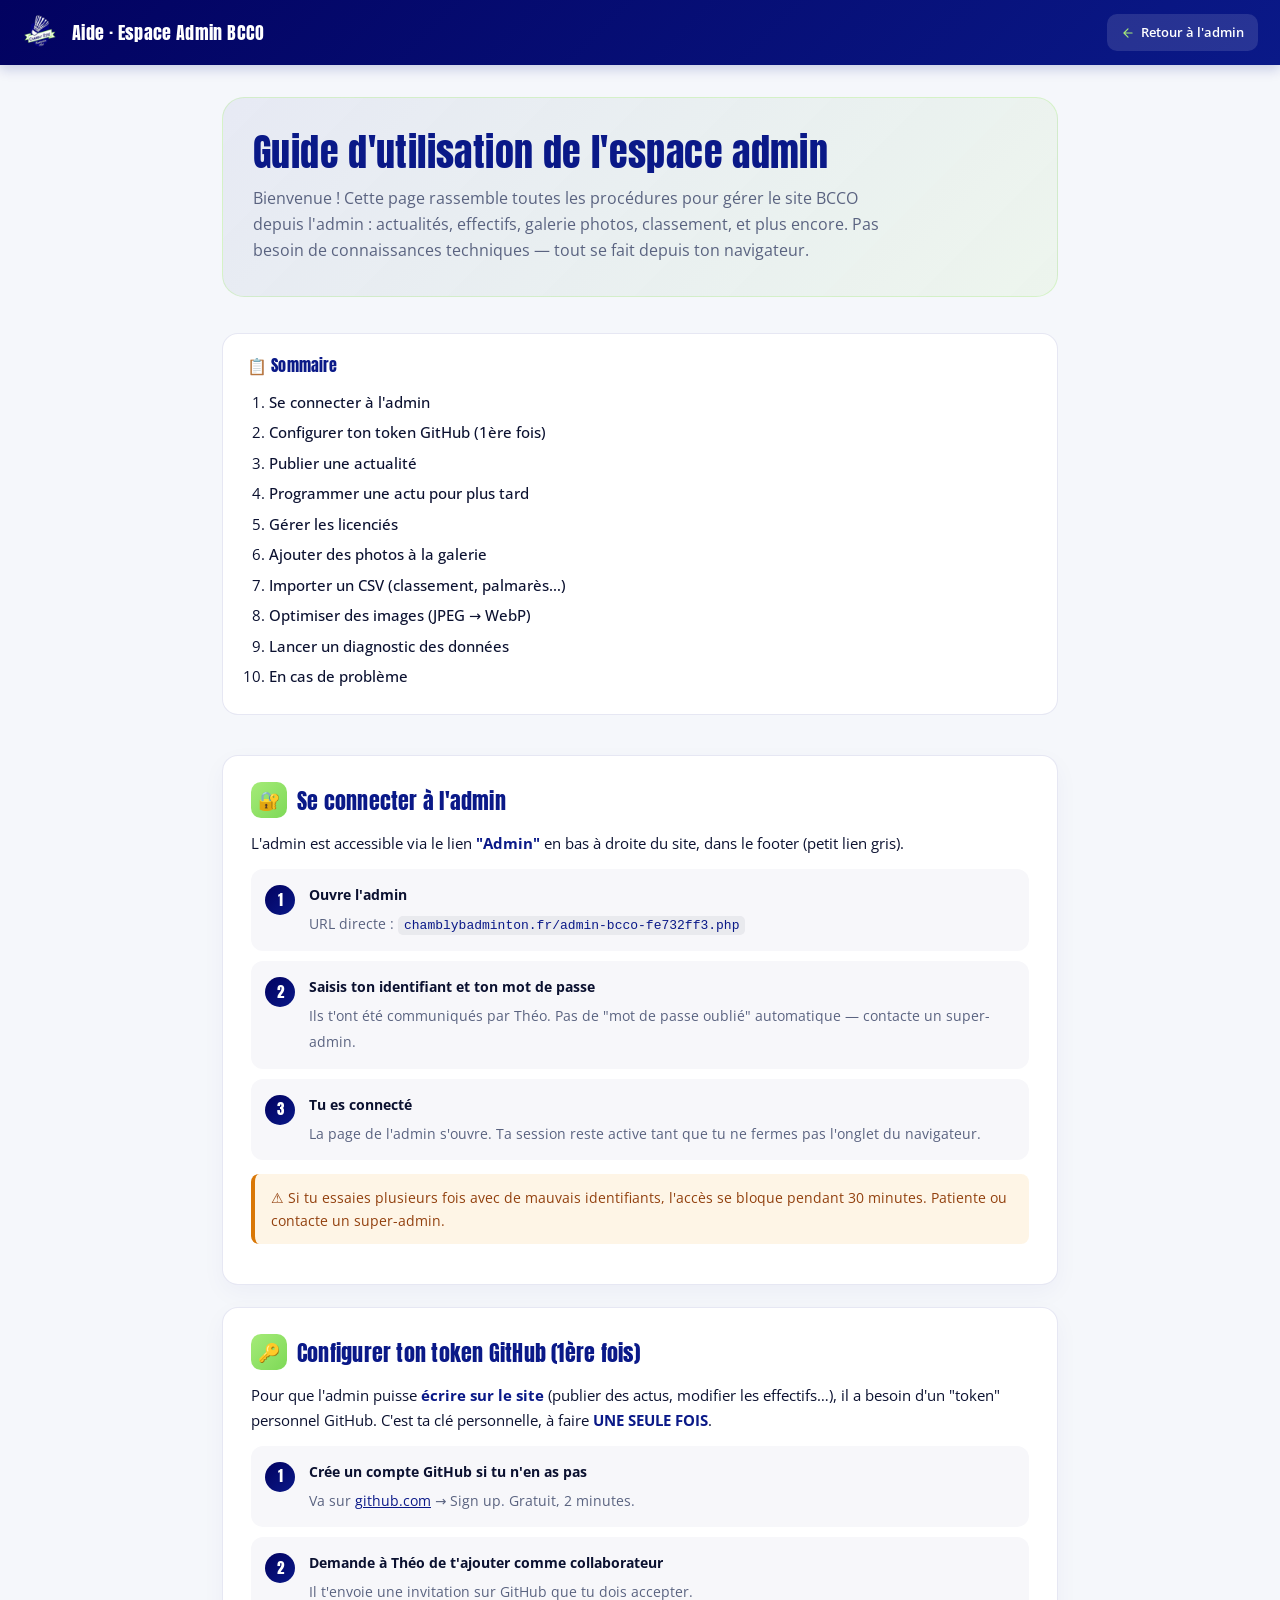
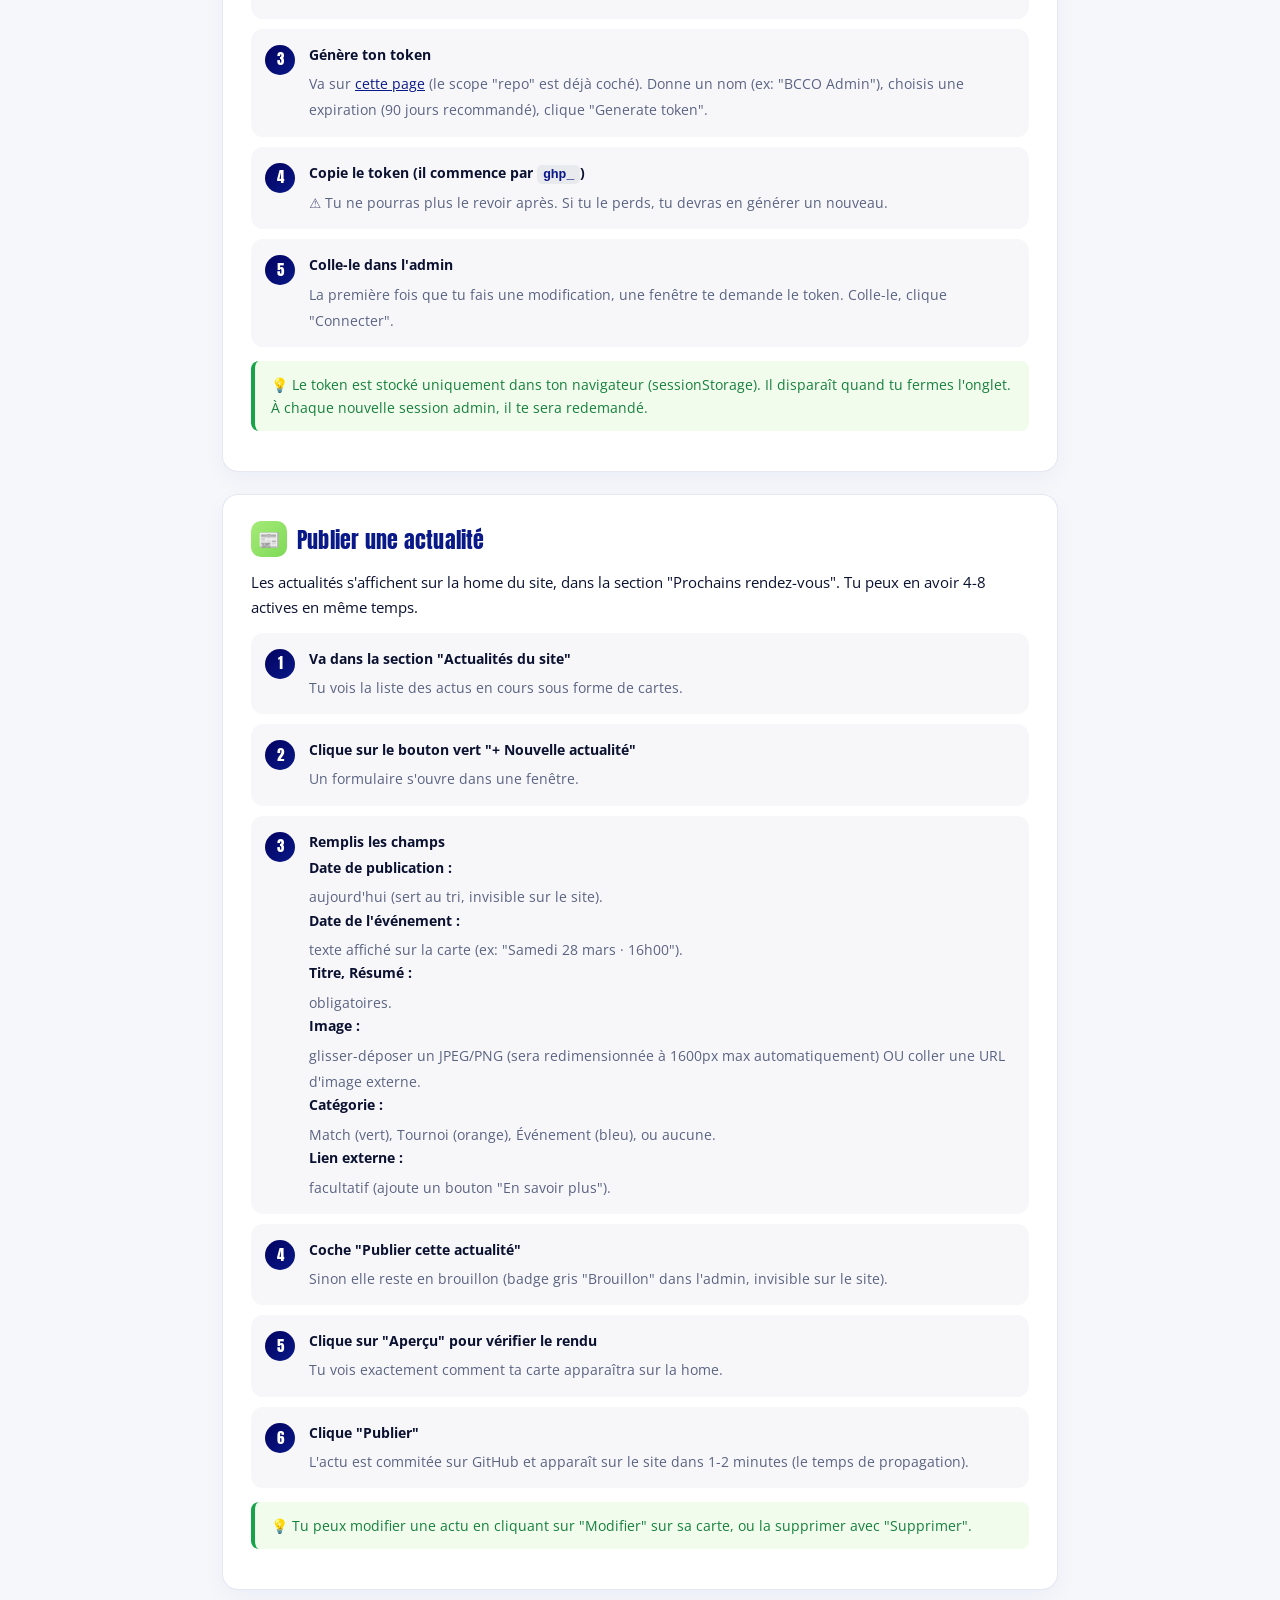
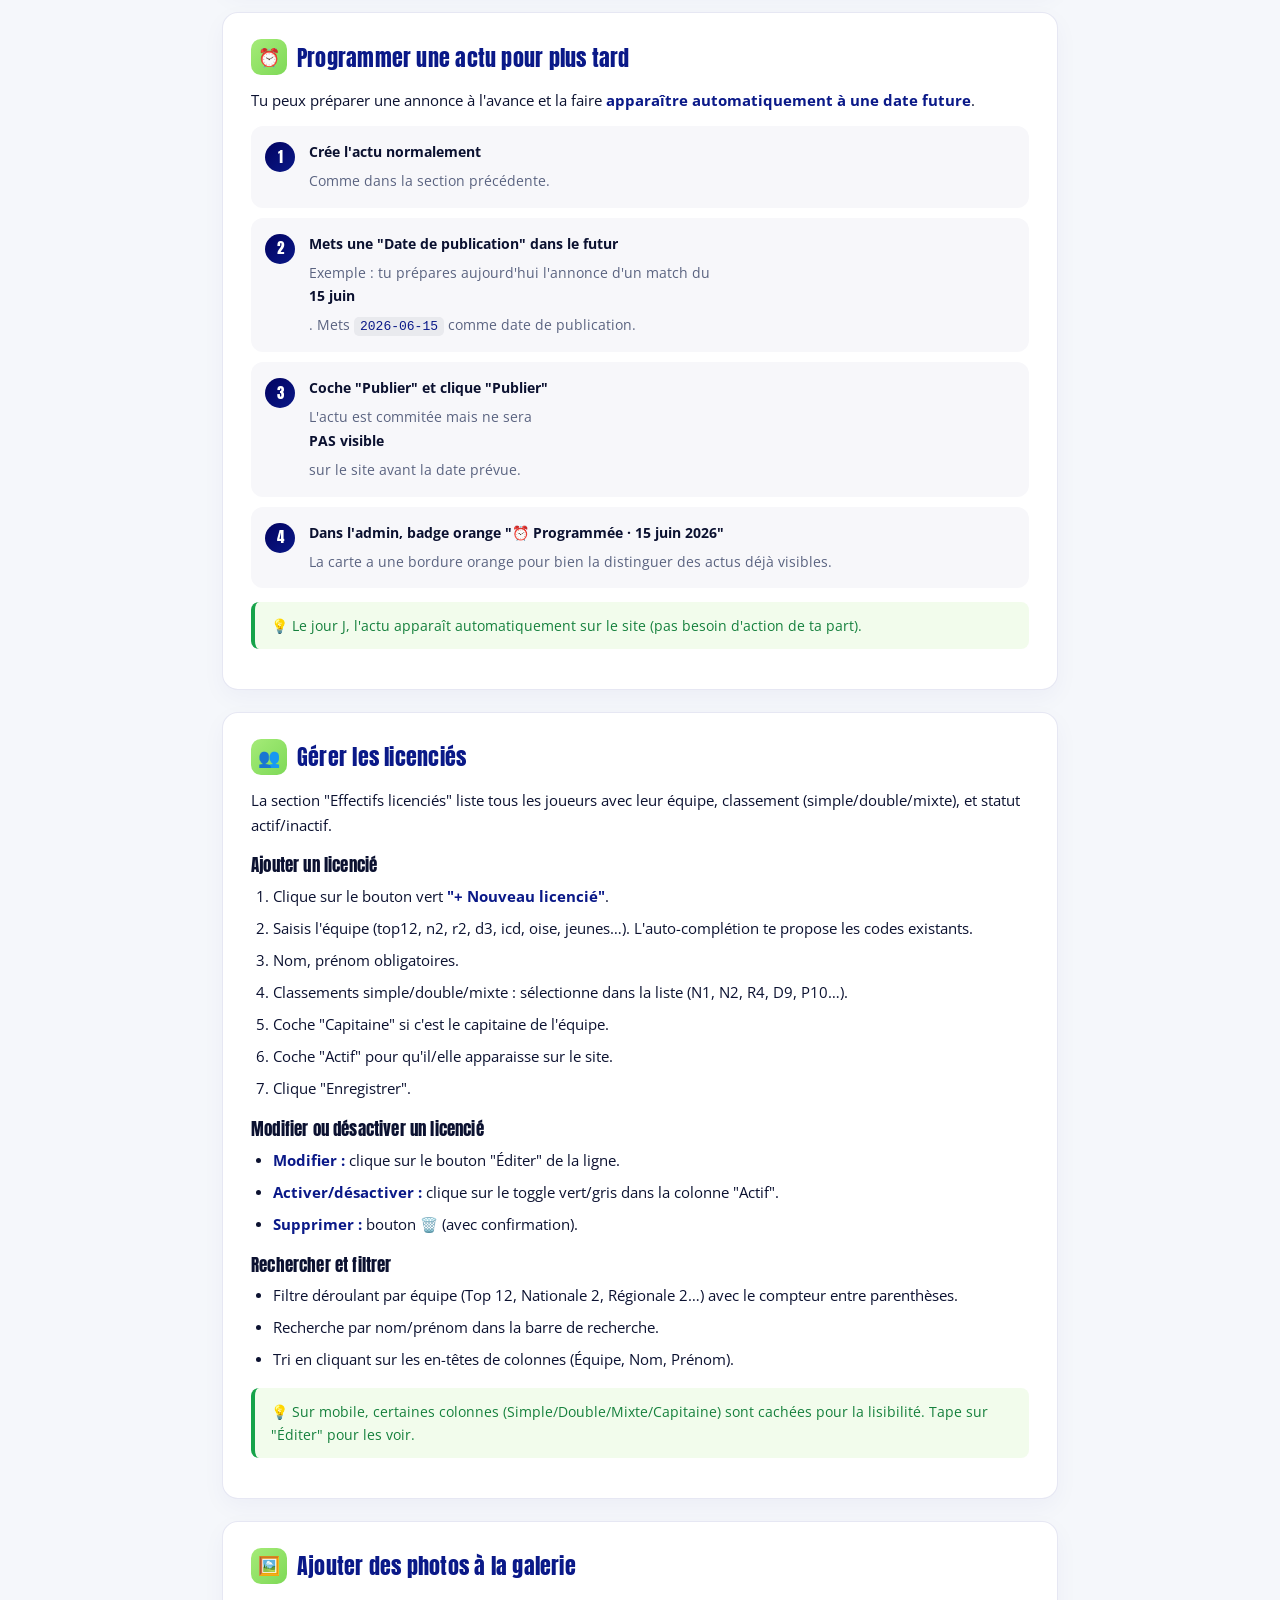
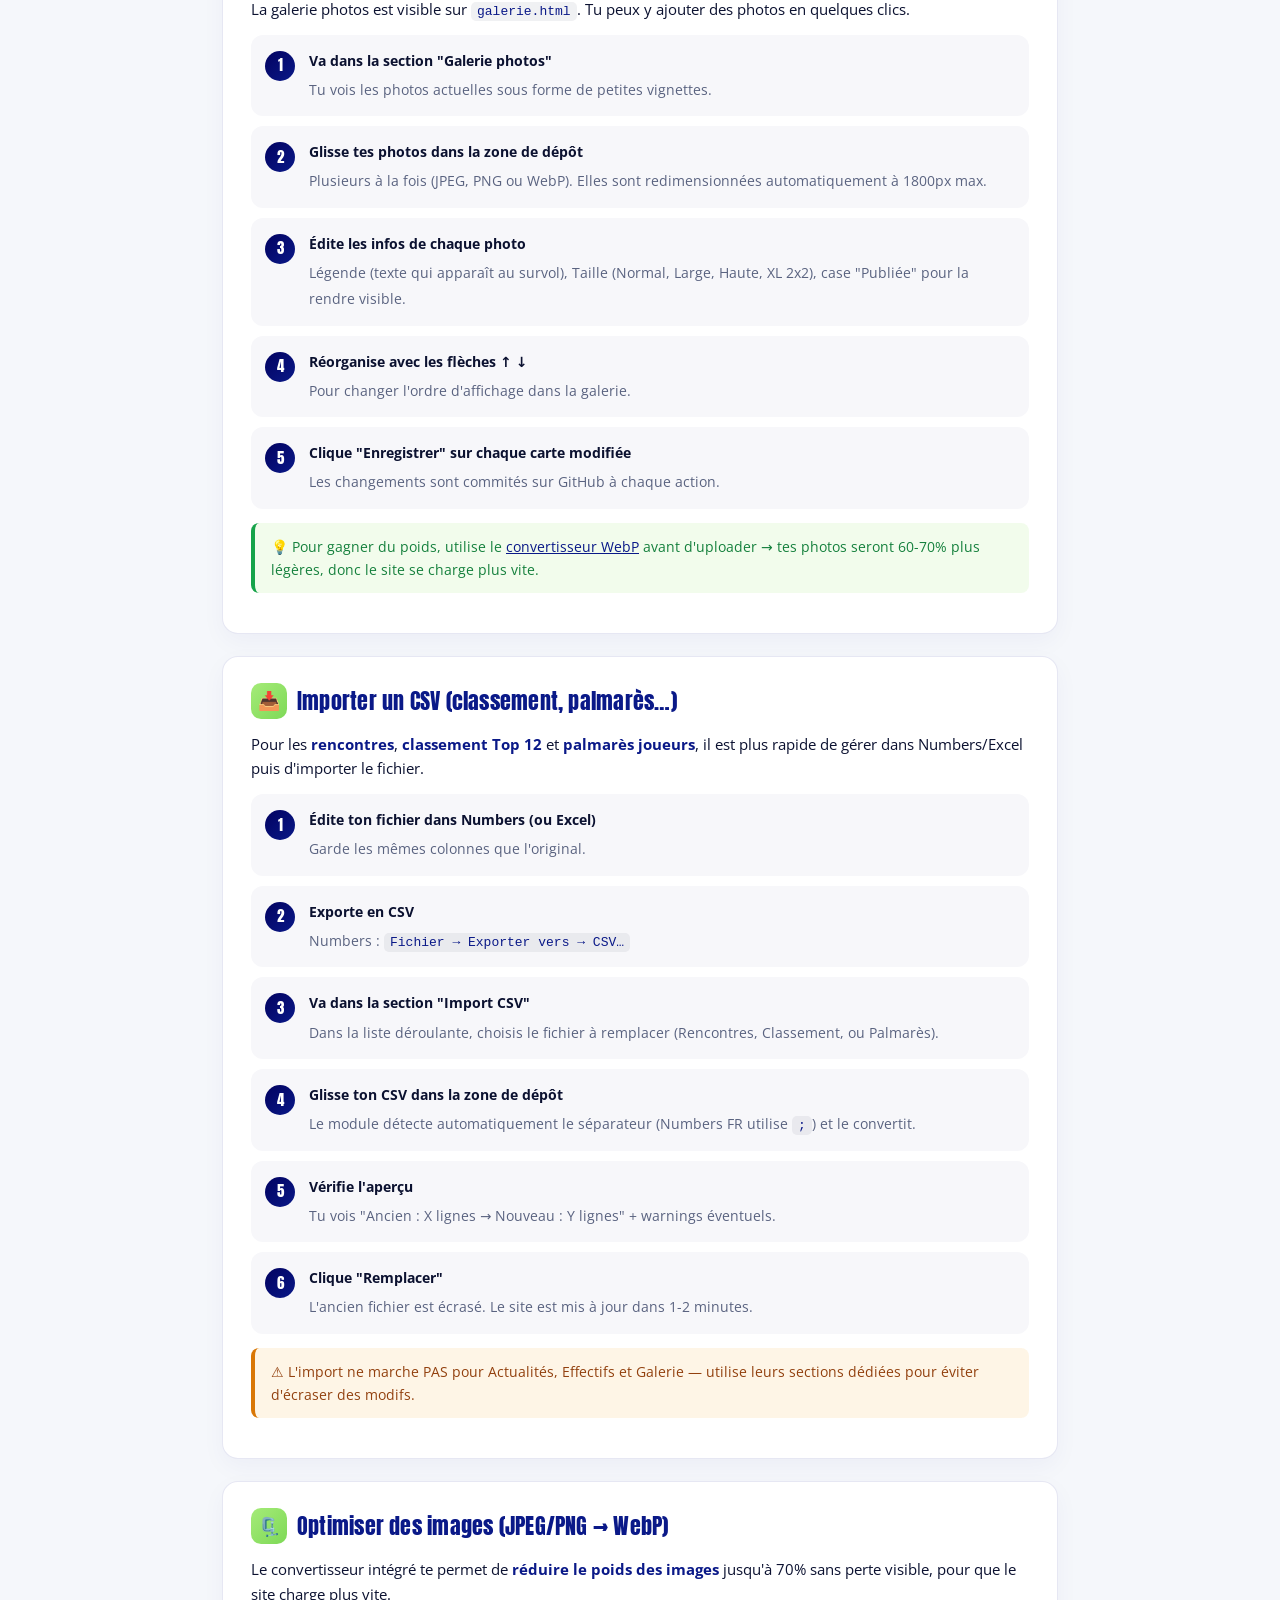
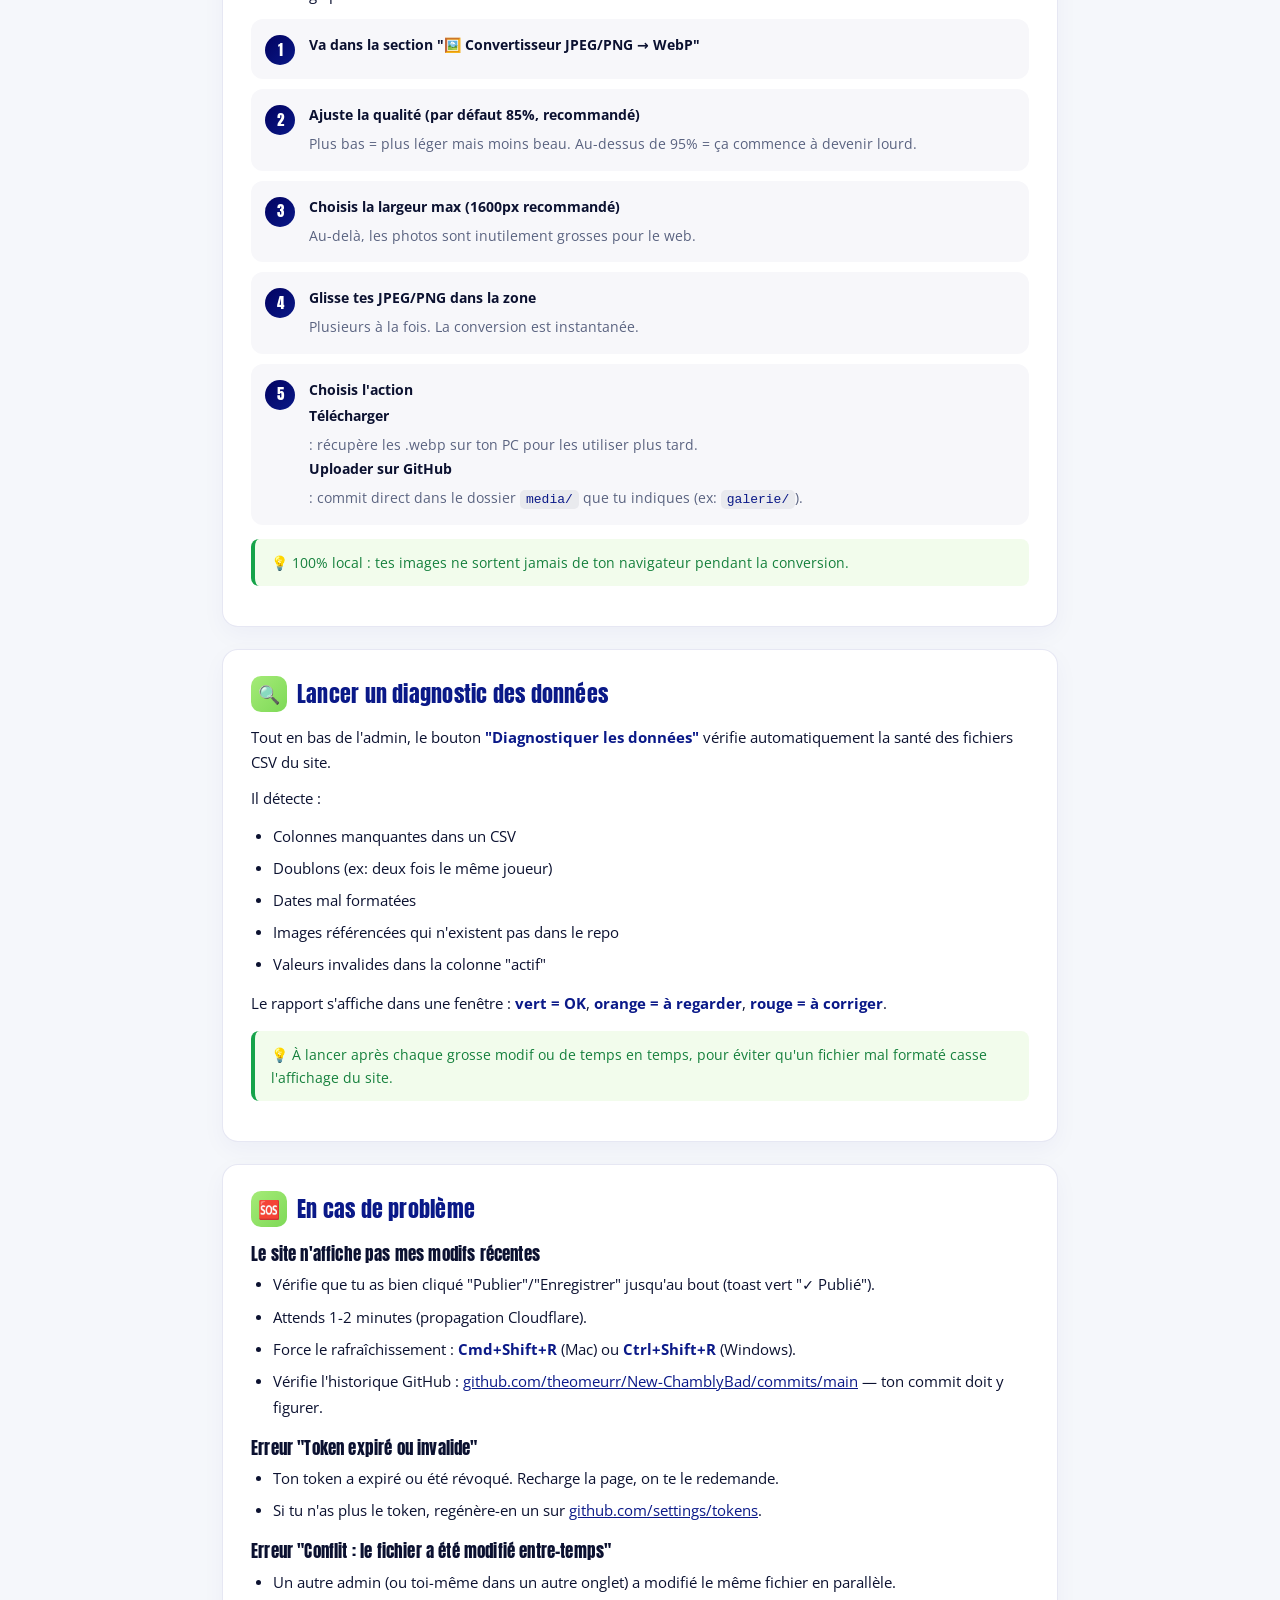
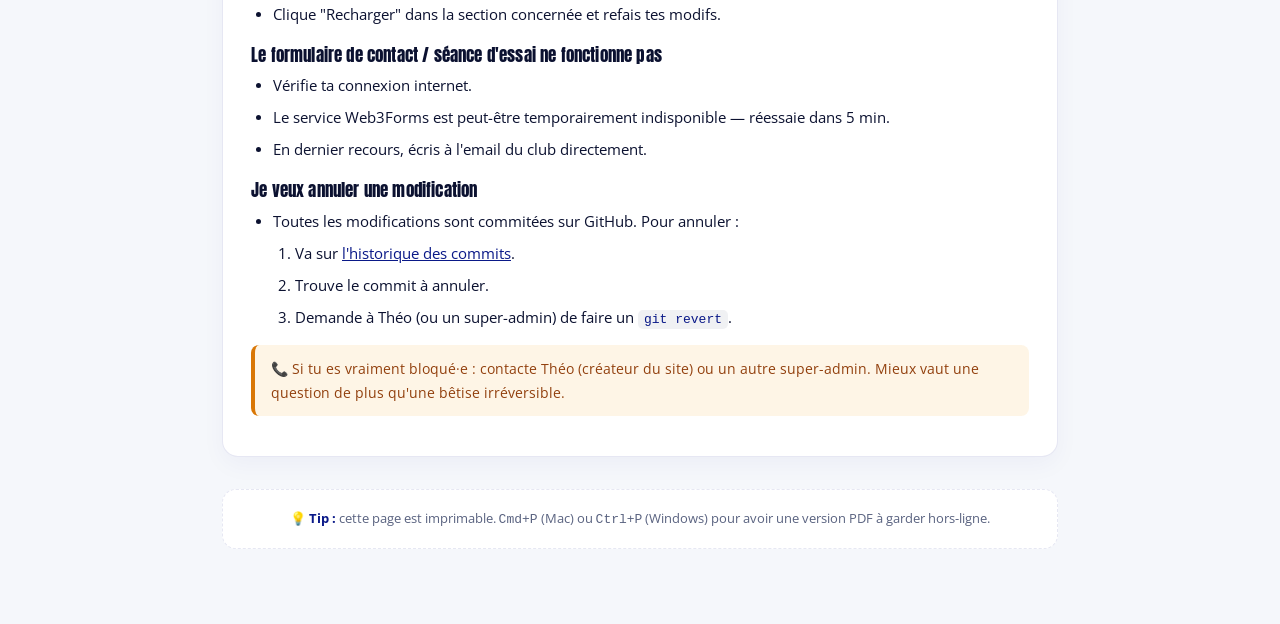
<file: aide-admin.html>
<!DOCTYPE html>
<html lang="fr">
<head>
<meta charset="UTF-8"/>
<meta name="viewport" content="width=device-width, initial-scale=1.0"/>
<meta name="robots" content="noindex,nofollow"/>
<title>Aide — Espace Admin BCCO</title>
<link rel="icon" type="image/webp" href="./media/cropped-Logo-BCCO-180x180.webp"/>
<link rel="preconnect" href="https://fonts.googleapis.com"/>
<link rel="preconnect" href="https://fonts.gstatic.com" crossorigin/>
<link href="https://fonts.googleapis.com/css2?family=Anton&family=Open+Sans:wght@300;400;500;600;700&display=swap" rel="stylesheet"/>
<meta http-equiv="Cache-Control" content="no-store, no-cache, must-revalidate"/>
<style>
:root{
  --bg:#FFFFFF;--bg-2:#F5F7FB;--surface:#FFFFFF;--line:rgba(10,25,136,.10);
  --text:#0B1130;--muted:#5A6380;--gold:#A5EB78;--gold-2:#7ed957;--secondary:#0A1988;
  --radius:18px;--shadow:0 20px 60px rgba(10,25,136,.14);
}
*{box-sizing:border-box;margin:0;padding:0}
body{font-family:'Open Sans',system-ui,sans-serif;color:var(--text);background:var(--bg-2);line-height:1.65;-webkit-font-smoothing:antialiased}
h1,h2,h3,h4{font-family:'Anton',sans-serif;font-weight:400;line-height:1.15;letter-spacing:.01em;color:var(--text)}
a{color:var(--secondary);transition:color .2s}
a:hover{color:#A5EB78}

.topbar{background:linear-gradient(135deg,#020260,#0A1988);color:#fff;padding:14px 22px;display:flex;align-items:center;gap:14px;position:sticky;top:0;z-index:50;box-shadow:0 4px 12px rgba(10,25,136,.2)}
.topbar img{width:36px;height:36px}
.topbar .title{font-family:'Anton',sans-serif;font-size:18px;letter-spacing:.02em}
.topbar a.back{margin-left:auto;background:rgba(255,255,255,.12);color:#fff;text-decoration:none;padding:8px 14px;border-radius:10px;font-size:13px;font-weight:600;display:inline-flex;align-items:center;gap:6px}
.topbar a.back:hover{background:rgba(255,255,255,.22)}
.topbar a.back svg{width:14px;height:14px;stroke:#A5EB78;fill:none;stroke-width:2;stroke-linecap:round;stroke-linejoin:round}

.wrap{max-width:880px;margin:0 auto;padding:32px 22px 80px}

.hero{background:linear-gradient(135deg,rgba(10,25,136,.06),rgba(165,235,120,.10));border:1px solid rgba(165,235,120,.32);border-radius:22px;padding:32px 30px;margin-bottom:36px}
.hero h1{font-size:clamp(1.7rem,4vw,2.4rem);color:#0A1988;margin-bottom:10px}
.hero p{font-size:15.5px;color:var(--muted);line-height:1.7;max-width:640px}

.toc{background:#fff;border:1px solid var(--line);border-radius:16px;padding:22px 24px;margin-bottom:40px}
.toc h3{font-size:16px;color:var(--secondary);margin-bottom:14px}
.toc ol{padding-left:22px;font-size:14.5px;line-height:2.1}
.toc a{color:var(--text);text-decoration:none;font-weight:500}
.toc a:hover{color:#15803d;text-decoration:underline}

section.guide{background:#fff;border:1px solid var(--line);border-radius:16px;padding:26px 28px;margin-bottom:22px;box-shadow:0 8px 24px rgba(10,25,136,.04)}
section.guide h2{font-size:1.4rem;color:#0A1988;margin-bottom:14px;display:flex;align-items:center;gap:10px}
section.guide h2 .icon{display:inline-flex;align-items:center;justify-content:center;width:36px;height:36px;border-radius:10px;background:linear-gradient(135deg,#A5EB78,#7ed957);color:#0A1988;font-size:18px;flex-shrink:0}
section.guide h3{font-size:1.05rem;color:var(--text);margin:18px 0 8px}
section.guide p{margin-bottom:12px;font-size:14.5px;color:var(--text);line-height:1.7}
section.guide ul,section.guide ol{margin:8px 0 14px 22px;font-size:14.5px;line-height:1.8}
section.guide li{margin-bottom:6px}
section.guide strong{color:#0A1988}
section.guide code{background:rgba(11,17,48,.06);color:#0A1988;padding:2px 6px;border-radius:5px;font-size:13px;font-family:Menlo,Monaco,monospace}
section.guide .tip{background:rgba(165,235,120,.14);border-left:4px solid #16a34a;padding:12px 16px;border-radius:8px;margin:14px 0;font-size:14px;color:#15803d}
section.guide .warn{background:rgba(245,158,11,.10);border-left:4px solid #d97706;padding:12px 16px;border-radius:8px;margin:14px 0;font-size:14px;color:#92400e}
section.guide .step{display:flex;align-items:flex-start;gap:14px;padding:14px;background:#f7f7fa;border-radius:12px;margin-bottom:10px}
section.guide .step-num{flex-shrink:0;width:30px;height:30px;border-radius:50%;background:linear-gradient(135deg,#020260,#0A1988);color:#fff;font-family:'Anton',sans-serif;font-size:15px;display:flex;align-items:center;justify-content:center;margin-top:2px}
section.guide .step-content{flex:1}
section.guide .step-content strong{display:block;margin-bottom:4px;color:var(--text);font-size:14px}
section.guide .step-content span{font-size:13.5px;color:var(--muted);line-height:1.6}

.printable-notice{margin-top:32px;padding:18px 22px;background:#fff;border:1px dashed var(--line);border-radius:14px;text-align:center;font-size:13px;color:var(--muted)}
.printable-notice strong{color:var(--secondary)}

@media print {
  .topbar, .toc, .printable-notice { display: none; }
  .wrap { max-width: 100%; padding: 12px; }
  section.guide { box-shadow: none; page-break-inside: avoid; }
}
@media (max-width:640px){
  .topbar{padding:12px 16px;gap:10px}
  .topbar .title{font-size:15px}
  .wrap{padding:24px 14px 60px}
  .hero{padding:22px 18px;border-radius:18px;margin-bottom:24px}
  section.guide{padding:20px 18px;border-radius:14px}
  section.guide h2{font-size:1.15rem}
  section.guide h2 .icon{width:30px;height:30px;font-size:15px}
}
</style>
</head>
<body>

<header class="topbar">
  <img src="./media/cropped-Logo-BCCO-180x180.webp" alt="BCCO"/>
  <span class="title">Aide · Espace Admin BCCO</span>
  <a class="back" href="admin-bcco-fe732ff3.php">
    <svg viewBox="0 0 24 24"><path d="M19 12H5M12 19l-7-7 7-7"/></svg>
    Retour à l'admin
  </a>
</header>

<div class="wrap">

  <div class="hero">
    <h1>Guide d'utilisation de l'espace admin</h1>
    <p>Bienvenue ! Cette page rassemble toutes les procédures pour gérer le site BCCO depuis l'admin : actualités, effectifs, galerie photos, classement, et plus encore. Pas besoin de connaissances techniques — tout se fait depuis ton navigateur.</p>
  </div>

  <div class="toc">
    <h3>📋 Sommaire</h3>
    <ol>
      <li><a href="#connexion">Se connecter à l'admin</a></li>
      <li><a href="#token">Configurer ton token GitHub (1ère fois)</a></li>
      <li><a href="#actus">Publier une actualité</a></li>
      <li><a href="#programmer">Programmer une actu pour plus tard</a></li>
      <li><a href="#effectifs">Gérer les licenciés</a></li>
      <li><a href="#galerie">Ajouter des photos à la galerie</a></li>
      <li><a href="#csv-import">Importer un CSV (classement, palmarès…)</a></li>
      <li><a href="#webp">Optimiser des images (JPEG → WebP)</a></li>
      <li><a href="#diagnostic">Lancer un diagnostic des données</a></li>
      <li><a href="#troubleshooting">En cas de problème</a></li>
    </ol>
  </div>

  <!-- ========================================================== -->
  <section class="guide" id="connexion">
    <h2><span class="icon">🔐</span> Se connecter à l'admin</h2>
    <p>L'admin est accessible via le lien <strong>"Admin"</strong> en bas à droite du site, dans le footer (petit lien gris).</p>
    <div class="step">
      <div class="step-num">1</div>
      <div class="step-content">
        <strong>Ouvre l'admin</strong>
        <span>URL directe : <code>chamblybadminton.fr/admin-bcco-fe732ff3.php</code></span>
      </div>
    </div>
    <div class="step">
      <div class="step-num">2</div>
      <div class="step-content">
        <strong>Saisis ton identifiant et ton mot de passe</strong>
        <span>Ils t'ont été communiqués par Théo. Pas de "mot de passe oublié" automatique — contacte un super-admin.</span>
      </div>
    </div>
    <div class="step">
      <div class="step-num">3</div>
      <div class="step-content">
        <strong>Tu es connecté</strong>
        <span>La page de l'admin s'ouvre. Ta session reste active tant que tu ne fermes pas l'onglet du navigateur.</span>
      </div>
    </div>
    <div class="warn">⚠️ Si tu essaies plusieurs fois avec de mauvais identifiants, l'accès se bloque pendant 30 minutes. Patiente ou contacte un super-admin.</div>
  </section>

  <!-- ========================================================== -->
  <section class="guide" id="token">
    <h2><span class="icon">🔑</span> Configurer ton token GitHub (1ère fois)</h2>
    <p>Pour que l'admin puisse <strong>écrire sur le site</strong> (publier des actus, modifier les effectifs…), il a besoin d'un "token" personnel GitHub. C'est ta clé personnelle, à faire <strong>UNE SEULE FOIS</strong>.</p>

    <div class="step">
      <div class="step-num">1</div>
      <div class="step-content">
        <strong>Crée un compte GitHub si tu n'en as pas</strong>
        <span>Va sur <a href="https://github.com" target="_blank" rel="noopener">github.com</a> → Sign up. Gratuit, 2 minutes.</span>
      </div>
    </div>
    <div class="step">
      <div class="step-num">2</div>
      <div class="step-content">
        <strong>Demande à Théo de t'ajouter comme collaborateur</strong>
        <span>Il t'envoie une invitation sur GitHub que tu dois accepter.</span>
      </div>
    </div>
    <div class="step">
      <div class="step-num">3</div>
      <div class="step-content">
        <strong>Génère ton token</strong>
        <span>Va sur <a href="https://github.com/settings/tokens/new?description=BCCO%20Admin&scopes=repo" target="_blank" rel="noopener">cette page</a> (le scope "repo" est déjà coché). Donne un nom (ex: "BCCO Admin"), choisis une expiration (90 jours recommandé), clique "Generate token".</span>
      </div>
    </div>
    <div class="step">
      <div class="step-num">4</div>
      <div class="step-content">
        <strong>Copie le token (il commence par <code>ghp_</code>)</strong>
        <span>⚠️ Tu ne pourras plus le revoir après. Si tu le perds, tu devras en générer un nouveau.</span>
      </div>
    </div>
    <div class="step">
      <div class="step-num">5</div>
      <div class="step-content">
        <strong>Colle-le dans l'admin</strong>
        <span>La première fois que tu fais une modification, une fenêtre te demande le token. Colle-le, clique "Connecter".</span>
      </div>
    </div>
    <div class="tip">💡 Le token est stocké uniquement dans ton navigateur (sessionStorage). Il disparaît quand tu fermes l'onglet. À chaque nouvelle session admin, il te sera redemandé.</div>
  </section>

  <!-- ========================================================== -->
  <section class="guide" id="actus">
    <h2><span class="icon">📰</span> Publier une actualité</h2>
    <p>Les actualités s'affichent sur la home du site, dans la section "Prochains rendez-vous". Tu peux en avoir 4-8 actives en même temps.</p>

    <div class="step">
      <div class="step-num">1</div>
      <div class="step-content">
        <strong>Va dans la section "Actualités du site"</strong>
        <span>Tu vois la liste des actus en cours sous forme de cartes.</span>
      </div>
    </div>
    <div class="step">
      <div class="step-num">2</div>
      <div class="step-content">
        <strong>Clique sur le bouton vert "+ Nouvelle actualité"</strong>
        <span>Un formulaire s'ouvre dans une fenêtre.</span>
      </div>
    </div>
    <div class="step">
      <div class="step-num">3</div>
      <div class="step-content">
        <strong>Remplis les champs</strong>
        <span>
          <strong>Date de publication :</strong> aujourd'hui (sert au tri, invisible sur le site).<br>
          <strong>Date de l'événement :</strong> texte affiché sur la carte (ex: "Samedi 28 mars · 16h00").<br>
          <strong>Titre, Résumé :</strong> obligatoires.<br>
          <strong>Image :</strong> glisser-déposer un JPEG/PNG (sera redimensionnée à 1600px max automatiquement) OU coller une URL d'image externe.<br>
          <strong>Catégorie :</strong> Match (vert), Tournoi (orange), Événement (bleu), ou aucune.<br>
          <strong>Lien externe :</strong> facultatif (ajoute un bouton "En savoir plus").
        </span>
      </div>
    </div>
    <div class="step">
      <div class="step-num">4</div>
      <div class="step-content">
        <strong>Coche "Publier cette actualité"</strong>
        <span>Sinon elle reste en brouillon (badge gris "Brouillon" dans l'admin, invisible sur le site).</span>
      </div>
    </div>
    <div class="step">
      <div class="step-num">5</div>
      <div class="step-content">
        <strong>Clique sur "Aperçu" pour vérifier le rendu</strong>
        <span>Tu vois exactement comment ta carte apparaîtra sur la home.</span>
      </div>
    </div>
    <div class="step">
      <div class="step-num">6</div>
      <div class="step-content">
        <strong>Clique "Publier"</strong>
        <span>L'actu est commitée sur GitHub et apparaît sur le site dans 1-2 minutes (le temps de propagation).</span>
      </div>
    </div>
    <div class="tip">💡 Tu peux modifier une actu en cliquant sur "Modifier" sur sa carte, ou la supprimer avec "Supprimer".</div>
  </section>

  <!-- ========================================================== -->
  <section class="guide" id="programmer">
    <h2><span class="icon">⏰</span> Programmer une actu pour plus tard</h2>
    <p>Tu peux préparer une annonce à l'avance et la faire <strong>apparaître automatiquement à une date future</strong>.</p>

    <div class="step">
      <div class="step-num">1</div>
      <div class="step-content">
        <strong>Crée l'actu normalement</strong>
        <span>Comme dans la section précédente.</span>
      </div>
    </div>
    <div class="step">
      <div class="step-num">2</div>
      <div class="step-content">
        <strong>Mets une "Date de publication" dans le futur</strong>
        <span>Exemple : tu prépares aujourd'hui l'annonce d'un match du <strong>15 juin</strong>. Mets <code>2026-06-15</code> comme date de publication.</span>
      </div>
    </div>
    <div class="step">
      <div class="step-num">3</div>
      <div class="step-content">
        <strong>Coche "Publier" et clique "Publier"</strong>
        <span>L'actu est commitée mais ne sera <strong>PAS visible</strong> sur le site avant la date prévue.</span>
      </div>
    </div>
    <div class="step">
      <div class="step-num">4</div>
      <div class="step-content">
        <strong>Dans l'admin, badge orange "⏰ Programmée · 15 juin 2026"</strong>
        <span>La carte a une bordure orange pour bien la distinguer des actus déjà visibles.</span>
      </div>
    </div>
    <div class="tip">💡 Le jour J, l'actu apparaît automatiquement sur le site (pas besoin d'action de ta part).</div>
  </section>

  <!-- ========================================================== -->
  <section class="guide" id="effectifs">
    <h2><span class="icon">👥</span> Gérer les licenciés</h2>
    <p>La section "Effectifs licenciés" liste tous les joueurs avec leur équipe, classement (simple/double/mixte), et statut actif/inactif.</p>

    <h3>Ajouter un licencié</h3>
    <ol>
      <li>Clique sur le bouton vert <strong>"+ Nouveau licencié"</strong>.</li>
      <li>Saisis l'équipe (top12, n2, r2, d3, icd, oise, jeunes…). L'auto-complétion te propose les codes existants.</li>
      <li>Nom, prénom obligatoires.</li>
      <li>Classements simple/double/mixte : sélectionne dans la liste (N1, N2, R4, D9, P10…).</li>
      <li>Coche "Capitaine" si c'est le capitaine de l'équipe.</li>
      <li>Coche "Actif" pour qu'il/elle apparaisse sur le site.</li>
      <li>Clique "Enregistrer".</li>
    </ol>

    <h3>Modifier ou désactiver un licencié</h3>
    <ul>
      <li><strong>Modifier :</strong> clique sur le bouton "Éditer" de la ligne.</li>
      <li><strong>Activer/désactiver :</strong> clique sur le toggle vert/gris dans la colonne "Actif".</li>
      <li><strong>Supprimer :</strong> bouton 🗑️ (avec confirmation).</li>
    </ul>

    <h3>Rechercher et filtrer</h3>
    <ul>
      <li>Filtre déroulant par équipe (Top 12, Nationale 2, Régionale 2…) avec le compteur entre parenthèses.</li>
      <li>Recherche par nom/prénom dans la barre de recherche.</li>
      <li>Tri en cliquant sur les en-têtes de colonnes (Équipe, Nom, Prénom).</li>
    </ul>
    <div class="tip">💡 Sur mobile, certaines colonnes (Simple/Double/Mixte/Capitaine) sont cachées pour la lisibilité. Tape sur "Éditer" pour les voir.</div>
  </section>

  <!-- ========================================================== -->
  <section class="guide" id="galerie">
    <h2><span class="icon">🖼️</span> Ajouter des photos à la galerie</h2>
    <p>La galerie photos est visible sur <code>galerie.html</code>. Tu peux y ajouter des photos en quelques clics.</p>

    <div class="step">
      <div class="step-num">1</div>
      <div class="step-content">
        <strong>Va dans la section "Galerie photos"</strong>
        <span>Tu vois les photos actuelles sous forme de petites vignettes.</span>
      </div>
    </div>
    <div class="step">
      <div class="step-num">2</div>
      <div class="step-content">
        <strong>Glisse tes photos dans la zone de dépôt</strong>
        <span>Plusieurs à la fois (JPEG, PNG ou WebP). Elles sont redimensionnées automatiquement à 1800px max.</span>
      </div>
    </div>
    <div class="step">
      <div class="step-num">3</div>
      <div class="step-content">
        <strong>Édite les infos de chaque photo</strong>
        <span>Légende (texte qui apparaît au survol), Taille (Normal, Large, Haute, XL 2x2), case "Publiée" pour la rendre visible.</span>
      </div>
    </div>
    <div class="step">
      <div class="step-num">4</div>
      <div class="step-content">
        <strong>Réorganise avec les flèches ↑ ↓</strong>
        <span>Pour changer l'ordre d'affichage dans la galerie.</span>
      </div>
    </div>
    <div class="step">
      <div class="step-num">5</div>
      <div class="step-content">
        <strong>Clique "Enregistrer" sur chaque carte modifiée</strong>
        <span>Les changements sont commités sur GitHub à chaque action.</span>
      </div>
    </div>
    <div class="tip">💡 Pour gagner du poids, utilise le <a href="#webp">convertisseur WebP</a> avant d'uploader → tes photos seront 60-70% plus légères, donc le site se charge plus vite.</div>
  </section>

  <!-- ========================================================== -->
  <section class="guide" id="csv-import">
    <h2><span class="icon">📥</span> Importer un CSV (classement, palmarès…)</h2>
    <p>Pour les <strong>rencontres</strong>, <strong>classement Top 12</strong> et <strong>palmarès joueurs</strong>, il est plus rapide de gérer dans Numbers/Excel puis d'importer le fichier.</p>

    <div class="step">
      <div class="step-num">1</div>
      <div class="step-content">
        <strong>Édite ton fichier dans Numbers (ou Excel)</strong>
        <span>Garde les mêmes colonnes que l'original.</span>
      </div>
    </div>
    <div class="step">
      <div class="step-num">2</div>
      <div class="step-content">
        <strong>Exporte en CSV</strong>
        <span>Numbers : <code>Fichier → Exporter vers → CSV…</code></span>
      </div>
    </div>
    <div class="step">
      <div class="step-num">3</div>
      <div class="step-content">
        <strong>Va dans la section "Import CSV"</strong>
        <span>Dans la liste déroulante, choisis le fichier à remplacer (Rencontres, Classement, ou Palmarès).</span>
      </div>
    </div>
    <div class="step">
      <div class="step-num">4</div>
      <div class="step-content">
        <strong>Glisse ton CSV dans la zone de dépôt</strong>
        <span>Le module détecte automatiquement le séparateur (Numbers FR utilise <code>;</code>) et le convertit.</span>
      </div>
    </div>
    <div class="step">
      <div class="step-num">5</div>
      <div class="step-content">
        <strong>Vérifie l'aperçu</strong>
        <span>Tu vois "Ancien : X lignes → Nouveau : Y lignes" + warnings éventuels.</span>
      </div>
    </div>
    <div class="step">
      <div class="step-num">6</div>
      <div class="step-content">
        <strong>Clique "Remplacer"</strong>
        <span>L'ancien fichier est écrasé. Le site est mis à jour dans 1-2 minutes.</span>
      </div>
    </div>
    <div class="warn">⚠️ L'import ne marche PAS pour Actualités, Effectifs et Galerie — utilise leurs sections dédiées pour éviter d'écraser des modifs.</div>
  </section>

  <!-- ========================================================== -->
  <section class="guide" id="webp">
    <h2><span class="icon">🗜️</span> Optimiser des images (JPEG/PNG → WebP)</h2>
    <p>Le convertisseur intégré te permet de <strong>réduire le poids des images</strong> jusqu'à 70% sans perte visible, pour que le site charge plus vite.</p>

    <div class="step">
      <div class="step-num">1</div>
      <div class="step-content">
        <strong>Va dans la section "🖼️ Convertisseur JPEG/PNG → WebP"</strong>
      </div>
    </div>
    <div class="step">
      <div class="step-num">2</div>
      <div class="step-content">
        <strong>Ajuste la qualité (par défaut 85%, recommandé)</strong>
        <span>Plus bas = plus léger mais moins beau. Au-dessus de 95% = ça commence à devenir lourd.</span>
      </div>
    </div>
    <div class="step">
      <div class="step-num">3</div>
      <div class="step-content">
        <strong>Choisis la largeur max (1600px recommandé)</strong>
        <span>Au-delà, les photos sont inutilement grosses pour le web.</span>
      </div>
    </div>
    <div class="step">
      <div class="step-num">4</div>
      <div class="step-content">
        <strong>Glisse tes JPEG/PNG dans la zone</strong>
        <span>Plusieurs à la fois. La conversion est instantanée.</span>
      </div>
    </div>
    <div class="step">
      <div class="step-num">5</div>
      <div class="step-content">
        <strong>Choisis l'action</strong>
        <span>
          <strong>Télécharger</strong> : récupère les .webp sur ton PC pour les utiliser plus tard.<br>
          <strong>Uploader sur GitHub</strong> : commit direct dans le dossier <code>media/</code> que tu indiques (ex: <code>galerie/</code>).
        </span>
      </div>
    </div>
    <div class="tip">💡 100% local : tes images ne sortent jamais de ton navigateur pendant la conversion.</div>
  </section>

  <!-- ========================================================== -->
  <section class="guide" id="diagnostic">
    <h2><span class="icon">🔍</span> Lancer un diagnostic des données</h2>
    <p>Tout en bas de l'admin, le bouton <strong>"Diagnostiquer les données"</strong> vérifie automatiquement la santé des fichiers CSV du site.</p>
    <p>Il détecte :</p>
    <ul>
      <li>Colonnes manquantes dans un CSV</li>
      <li>Doublons (ex: deux fois le même joueur)</li>
      <li>Dates mal formatées</li>
      <li>Images référencées qui n'existent pas dans le repo</li>
      <li>Valeurs invalides dans la colonne "actif"</li>
    </ul>
    <p>Le rapport s'affiche dans une fenêtre : <strong>vert = OK</strong>, <strong>orange = à regarder</strong>, <strong>rouge = à corriger</strong>.</p>
    <div class="tip">💡 À lancer après chaque grosse modif ou de temps en temps, pour éviter qu'un fichier mal formaté casse l'affichage du site.</div>
  </section>

  <!-- ========================================================== -->
  <section class="guide" id="troubleshooting">
    <h2><span class="icon">🆘</span> En cas de problème</h2>

    <h3>Le site n'affiche pas mes modifs récentes</h3>
    <ul>
      <li>Vérifie que tu as bien cliqué "Publier"/"Enregistrer" jusqu'au bout (toast vert "✓ Publié").</li>
      <li>Attends 1-2 minutes (propagation Cloudflare).</li>
      <li>Force le rafraîchissement : <strong>Cmd+Shift+R</strong> (Mac) ou <strong>Ctrl+Shift+R</strong> (Windows).</li>
      <li>Vérifie l'historique GitHub : <a href="https://github.com/theomeurr/New-ChamblyBad/commits/main" target="_blank">github.com/theomeurr/New-ChamblyBad/commits/main</a> — ton commit doit y figurer.</li>
    </ul>

    <h3>Erreur "Token expiré ou invalide"</h3>
    <ul>
      <li>Ton token a expiré ou été révoqué. Recharge la page, on te le redemande.</li>
      <li>Si tu n'as plus le token, regénère-en un sur <a href="https://github.com/settings/tokens" target="_blank">github.com/settings/tokens</a>.</li>
    </ul>

    <h3>Erreur "Conflit : le fichier a été modifié entre-temps"</h3>
    <ul>
      <li>Un autre admin (ou toi-même dans un autre onglet) a modifié le même fichier en parallèle.</li>
      <li>Clique "Recharger" dans la section concernée et refais tes modifs.</li>
    </ul>

    <h3>Le formulaire de contact / séance d'essai ne fonctionne pas</h3>
    <ul>
      <li>Vérifie ta connexion internet.</li>
      <li>Le service Web3Forms est peut-être temporairement indisponible — réessaie dans 5 min.</li>
      <li>En dernier recours, écris à l'email du club directement.</li>
    </ul>

    <h3>Je veux annuler une modification</h3>
    <ul>
      <li>Toutes les modifications sont commitées sur GitHub. Pour annuler :
        <ol style="margin-top:6px">
          <li>Va sur <a href="https://github.com/theomeurr/New-ChamblyBad/commits/main" target="_blank">l'historique des commits</a>.</li>
          <li>Trouve le commit à annuler.</li>
          <li>Demande à Théo (ou un super-admin) de faire un <code>git revert</code>.</li>
        </ol>
      </li>
    </ul>

    <div class="warn">📞 Si tu es vraiment bloqué·e : contacte Théo (créateur du site) ou un autre super-admin. Mieux vaut une question de plus qu'une bêtise irréversible.</div>
  </section>

  <div class="printable-notice">
    💡 <strong>Tip :</strong> cette page est imprimable. <code>Cmd+P</code> (Mac) ou <code>Ctrl+P</code> (Windows) pour avoir une version PDF à garder hors-ligne.
  </div>

</div>

</body>
</html>
</file>
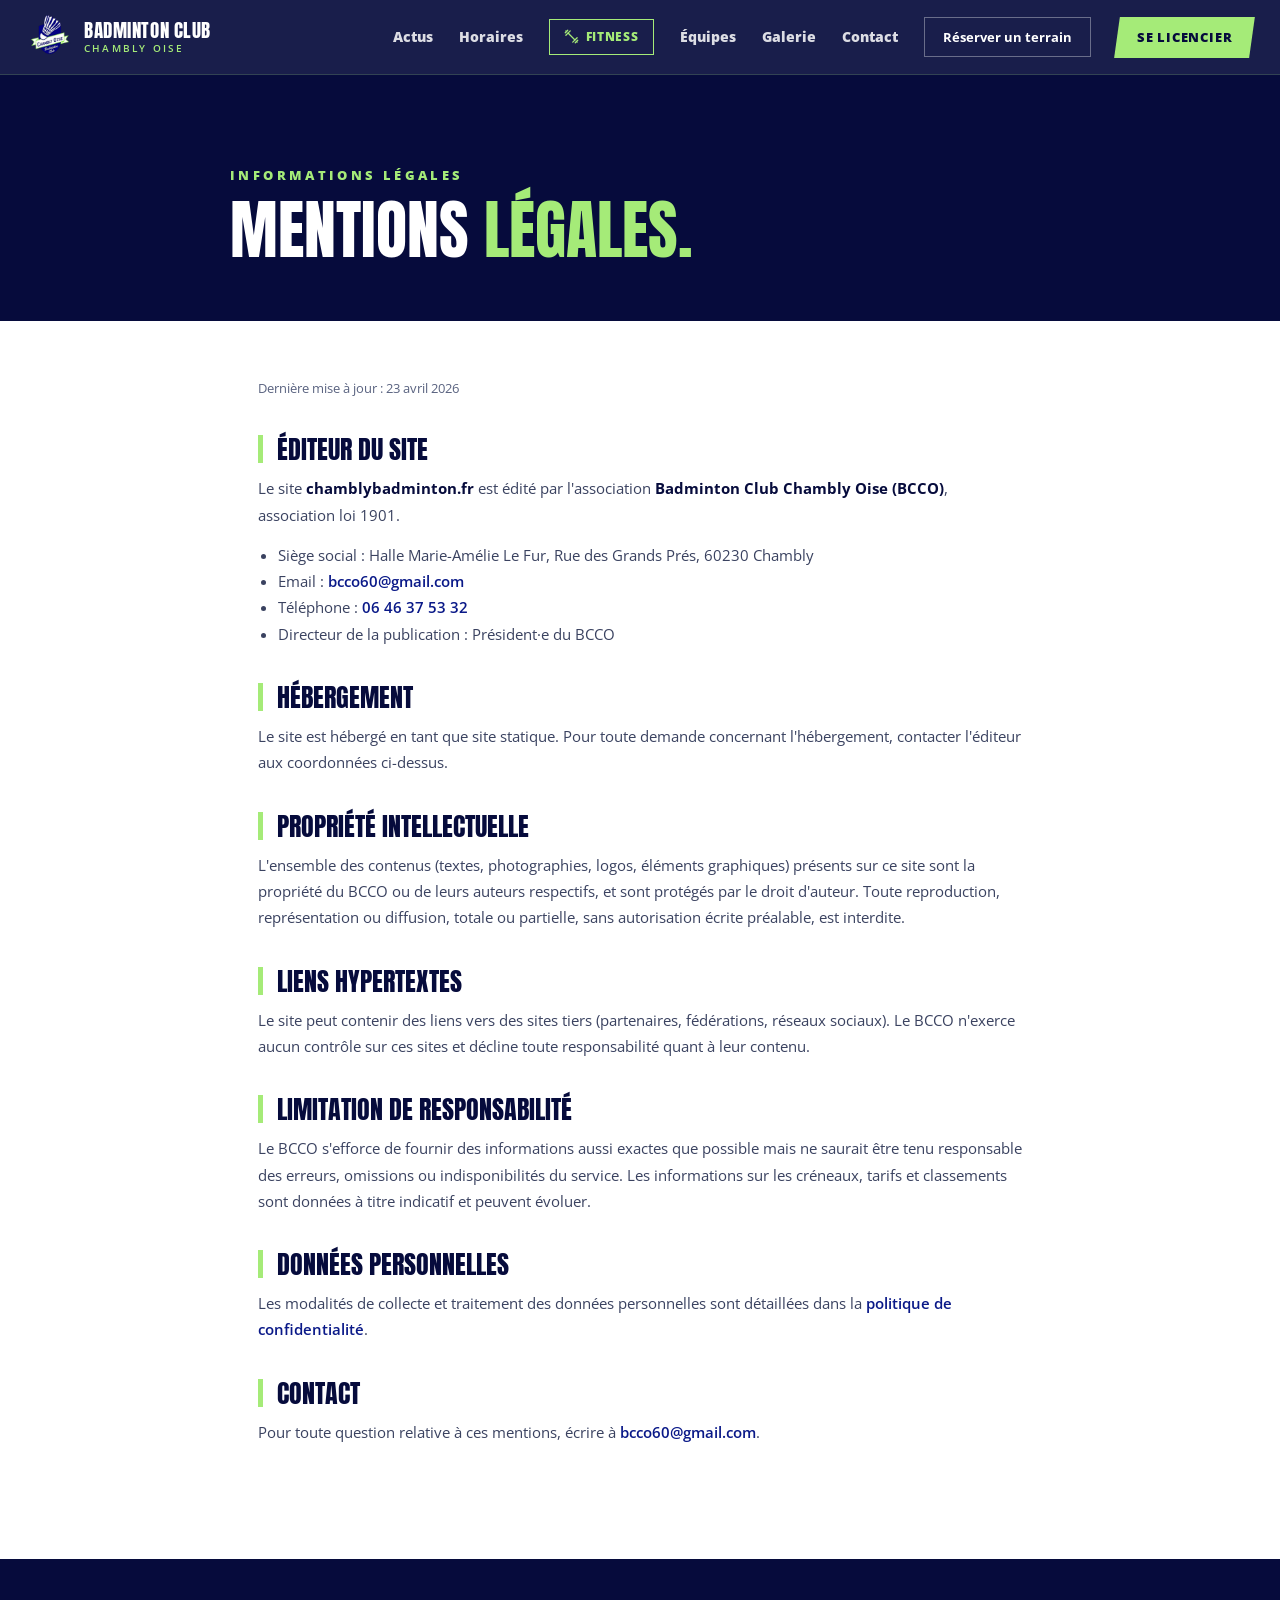
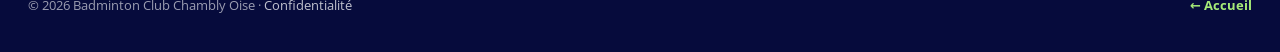
<file: mentions-legales.html>
<!DOCTYPE html>
<html lang="fr">
<head>
<meta charset="utf-8">
<meta name="viewport" content="width=device-width, initial-scale=1">
<title>Mentions légales — BCCO Badminton Club Chambly Oise</title>
<meta name="robots" content="noindex" />
<link rel="icon" type="image/webp" href="./media/cropped-Logo-BCCO-180x180.webp" />
<link rel="manifest" href="manifest.json" />
<meta name="theme-color" content="#060B3C" />
<link rel="preconnect" href="https://fonts.googleapis.com" />
<link rel="preconnect" href="https://fonts.gstatic.com" crossorigin />
<link href="https://fonts.googleapis.com/css2?family=Anton&family=Open+Sans:wght@400;500;600;700;800&display=swap" rel="stylesheet" />
<link rel="stylesheet" href="css/rd.css" />
<style>
.rd-legal{max-width:820px;margin:0 auto;padding:56px 28px 100px}
.rd-legal .meta{color:#5A6380;font-size:13px;margin:0 0 30px}
.rd-legal h2{font-family:'Anton',sans-serif;font-weight:400;text-transform:uppercase;font-size:clamp(1.25rem,2.3vw,1.6rem);color:#060B3C;margin:36px 0 12px;border-left:5px solid #A5EB78;padding-left:14px;line-height:1.1}
.rd-legal p{font-size:15px;color:#3a4260;margin:0 0 14px;line-height:1.75}
.rd-legal ul{margin:0 0 16px;padding-left:20px;color:#3a4260;font-size:15px;line-height:1.75}
.rd-legal a{color:#0A1988;font-weight:600;text-decoration:none}
.rd-legal a:hover{text-decoration:underline}
.rd-legal strong{color:#060B3C}
</style>
</head>
<body>
<div style="font-family:'Open Sans',system-ui,sans-serif;background:#FFFFFF;color:#0B1130;line-height:1.6;overflow-x:clip">

  <!-- ===== NAV ===== -->
  <nav id="nav" style="position:sticky;top:0;z-index:100;background:rgba(6,11,60,.92);backdrop-filter:blur(14px);-webkit-backdrop-filter:blur(14px);border-bottom:1px solid rgba(165,235,120,.18)">
    <div style="max-width:1320px;margin:0 auto;padding:0 28px;height:74px;display:flex;align-items:center;justify-content:space-between;gap:24px">
      <a href="index.html" style="display:flex;align-items:center;gap:12px;text-decoration:none;color:#fff">
        <img src="media/logo.webp" alt="Logo BCCO" style="width:44px;height:44px;object-fit:contain" />
        <span style="font-family:'Anton',sans-serif;font-size:19px;letter-spacing:.03em;line-height:1;text-transform:uppercase">Badminton Club<span style="display:block;font-family:'Open Sans',sans-serif;font-size:10px;font-weight:600;letter-spacing:.22em;color:#A5EB78;margin-top:3px">Chambly Oise</span></span>
      </a>
      <div class="rd-dsk" style="display:flex;align-items:center;gap:26px;font-size:14px;font-weight:800">
        <a href="index.html#actus" style="color:rgba(255,255,255,.85);text-decoration:none" data-hover="color:#A5EB78">Actus</a>
        <a href="index.html#horaires" style="color:rgba(255,255,255,.85);text-decoration:none" data-hover="color:#A5EB78">Horaires</a>
        <a href="index.html#fitness" style="display:inline-flex;align-items:center;gap:7px;color:#A5EB78;text-decoration:none;border:1.5px solid #A5EB78;padding:7px 14px;font-weight:800;font-size:12px;letter-spacing:.06em;text-transform:uppercase" data-hover="background:#A5EB78;color:#060B3C">
          <svg width="15" height="15" viewBox="0 0 24 24" fill="none" stroke="currentColor" stroke-width="2" stroke-linecap="round" stroke-linejoin="round" aria-hidden="true"><path d="m6.5 6.5 11 11"/><path d="m21 21-1-1"/><path d="m3 3 1 1"/><path d="m18 22 4-4"/><path d="m2 6 4-4"/><path d="m3 10 7-7"/><path d="m14 21 7-7"/></svg>
          Fitness
        </a>
        <a href="index.html#equipes" style="color:rgba(255,255,255,.85);text-decoration:none" data-hover="color:#A5EB78">Équipes</a>
        <a href="galerie.html" style="color:rgba(255,255,255,.85);text-decoration:none" data-hover="color:#A5EB78">Galerie</a>
        <a href="index.html#contact" style="color:rgba(255,255,255,.85);text-decoration:none" data-hover="color:#A5EB78">Contact</a>
        <a href="reservations.html" style="color:#fff;text-decoration:none;border:1.5px solid rgba(255,255,255,.35);padding:9px 18px;font-weight:700;font-size:13px" data-hover="border-color:#A5EB78;color:#A5EB78">Réserver un terrain</a>
        <a href="index.html#rejoindre" style="background:#A5EB78;color:#060B3C;text-decoration:none;padding:10px 20px;font-weight:800;font-size:13px;letter-spacing:.06em;text-transform:uppercase;transform:skewX(-8deg);display:inline-block" data-hover="background:#7ed957">
          <span style="display:inline-block;transform:skewX(8deg)">Se licencier</span>
        </a>
      </div>
      <button class="rd-mob" data-menu-toggle aria-label="Menu" style="background:none;border:1.5px solid rgba(165,235,120,.5);color:#A5EB78;width:44px;height:44px;font-size:19px;cursor:pointer;font-family:inherit">☰</button>
    </div>
    <div class="rd-mobile-menu" style="flex-direction:column;gap:16px;padding:16px 28px 26px;background:rgba(6,11,60,.98);border-top:1px solid rgba(255,255,255,.1);font-size:15px;font-weight:600">
      <a href="index.html#actus" data-menu-close style="color:rgba(255,255,255,.9);text-decoration:none">Actus</a>
      <a href="index.html#horaires" data-menu-close style="color:rgba(255,255,255,.9);text-decoration:none">Horaires</a>
      <a href="index.html#fitness" data-menu-close style="display:inline-flex;align-items:center;gap:8px;color:#A5EB78;text-decoration:none;border:1.5px solid #A5EB78;padding:9px 14px;font-weight:800;font-size:13px;letter-spacing:.06em;text-transform:uppercase;width:max-content"><svg width="16" height="16" viewBox="0 0 24 24" fill="none" stroke="currentColor" stroke-width="2" stroke-linecap="round" stroke-linejoin="round" aria-hidden="true"><path d="m6.5 6.5 11 11"/><path d="m21 21-1-1"/><path d="m3 3 1 1"/><path d="m18 22 4-4"/><path d="m2 6 4-4"/><path d="m3 10 7-7"/><path d="m14 21 7-7"/></svg>Fitness</a>
      <a href="index.html#equipes" style="color:rgba(255,255,255,.9);text-decoration:none">Équipes</a>
      <a href="galerie.html" style="color:rgba(255,255,255,.9);text-decoration:none">Galerie</a>
      <a href="index.html#contact" data-menu-close style="color:rgba(255,255,255,.9);text-decoration:none">Contact</a>
      <a href="reservations.html" style="color:rgba(255,255,255,.9);text-decoration:none">Réserver un terrain</a>
      <a href="index.html#rejoindre" data-menu-close style="background:#A5EB78;color:#060B3C;text-decoration:none;padding:12px 20px;font-weight:800;font-size:13px;letter-spacing:.06em;text-transform:uppercase;text-align:center">Se licencier</a>
    </div>
  </nav>

  <!-- ===== HEADER ===== -->
  <header style="background:#060B3C;color:#fff;padding:90px 28px 60px">
    <div style="max-width:820px;margin:0 auto">
      <div style="color:#A5EB78;font-size:13px;font-weight:800;letter-spacing:.26em;text-transform:uppercase;margin-bottom:14px">Informations légales</div>
      <h1 style="font-family:'Anton',sans-serif;font-weight:400;font-size:clamp(2.4rem,5vw,4rem);line-height:.95;text-transform:uppercase;margin:0">Mentions <span style="color:#A5EB78">légales.</span></h1>
    </div>
  </header>

  <!-- ===== CONTENU ===== -->
  <article class="rd-legal">
    <p class="meta">Dernière mise à jour : 23 avril 2026</p>

    <h2>Éditeur du site</h2>
    <p>Le site <strong>chamblybadminton.fr</strong> est édité par l'association <strong>Badminton Club Chambly Oise (BCCO)</strong>, association loi 1901.</p>
    <ul>
      <li>Siège social : Halle Marie-Amélie Le Fur, Rue des Grands Prés, 60230 Chambly</li>
      <li>Email : <a href="mailto:bcco60@gmail.com">bcco60@gmail.com</a></li>
      <li>Téléphone : <a href="tel:+33646375332">06 46 37 53 32</a></li>
      <li>Directeur de la publication : Président·e du BCCO</li>
    </ul>

    <h2>Hébergement</h2>
    <p>Le site est hébergé en tant que site statique. Pour toute demande concernant l'hébergement, contacter l'éditeur aux coordonnées ci-dessus.</p>

    <h2>Propriété intellectuelle</h2>
    <p>L'ensemble des contenus (textes, photographies, logos, éléments graphiques) présents sur ce site sont la propriété du BCCO ou de leurs auteurs respectifs, et sont protégés par le droit d'auteur. Toute reproduction, représentation ou diffusion, totale ou partielle, sans autorisation écrite préalable, est interdite.</p>

    <h2>Liens hypertextes</h2>
    <p>Le site peut contenir des liens vers des sites tiers (partenaires, fédérations, réseaux sociaux). Le BCCO n'exerce aucun contrôle sur ces sites et décline toute responsabilité quant à leur contenu.</p>

    <h2>Limitation de responsabilité</h2>
    <p>Le BCCO s'efforce de fournir des informations aussi exactes que possible mais ne saurait être tenu responsable des erreurs, omissions ou indisponibilités du service. Les informations sur les créneaux, tarifs et classements sont données à titre indicatif et peuvent évoluer.</p>

    <h2>Données personnelles</h2>
    <p>Les modalités de collecte et traitement des données personnelles sont détaillées dans la <a href="politique-confidentialite.html">politique de confidentialité</a>.</p>

    <h2>Contact</h2>
    <p>Pour toute question relative à ces mentions, écrire à <a href="mailto:bcco60@gmail.com">bcco60@gmail.com</a>.</p>
  </article>

  <!-- ===== FOOTER ===== -->
  <footer style="background:#060B3C;color:#fff;padding:36px 28px">
    <div style="max-width:1320px;margin:0 auto;display:flex;justify-content:space-between;align-items:center;gap:16px;flex-wrap:wrap;font-size:13px;color:rgba(255,255,255,.6)">
      <span>© <span data-year>2026</span> Badminton Club Chambly Oise · <a href="politique-confidentialite.html" style="color:rgba(255,255,255,.75)">Confidentialité</a></span>
      <a href="index.html" style="color:#A5EB78;text-decoration:none;font-weight:700">← Accueil</a>
    </div>
  </footer>
</div>

<script src="js/rd-ui.js" defer></script>
<script src="js/rd-mobile.js" defer></script>
<script src="pwa.js" defer></script>
<script src="js/cookie-consent.js" defer></script>
</body>
</html>
</file>
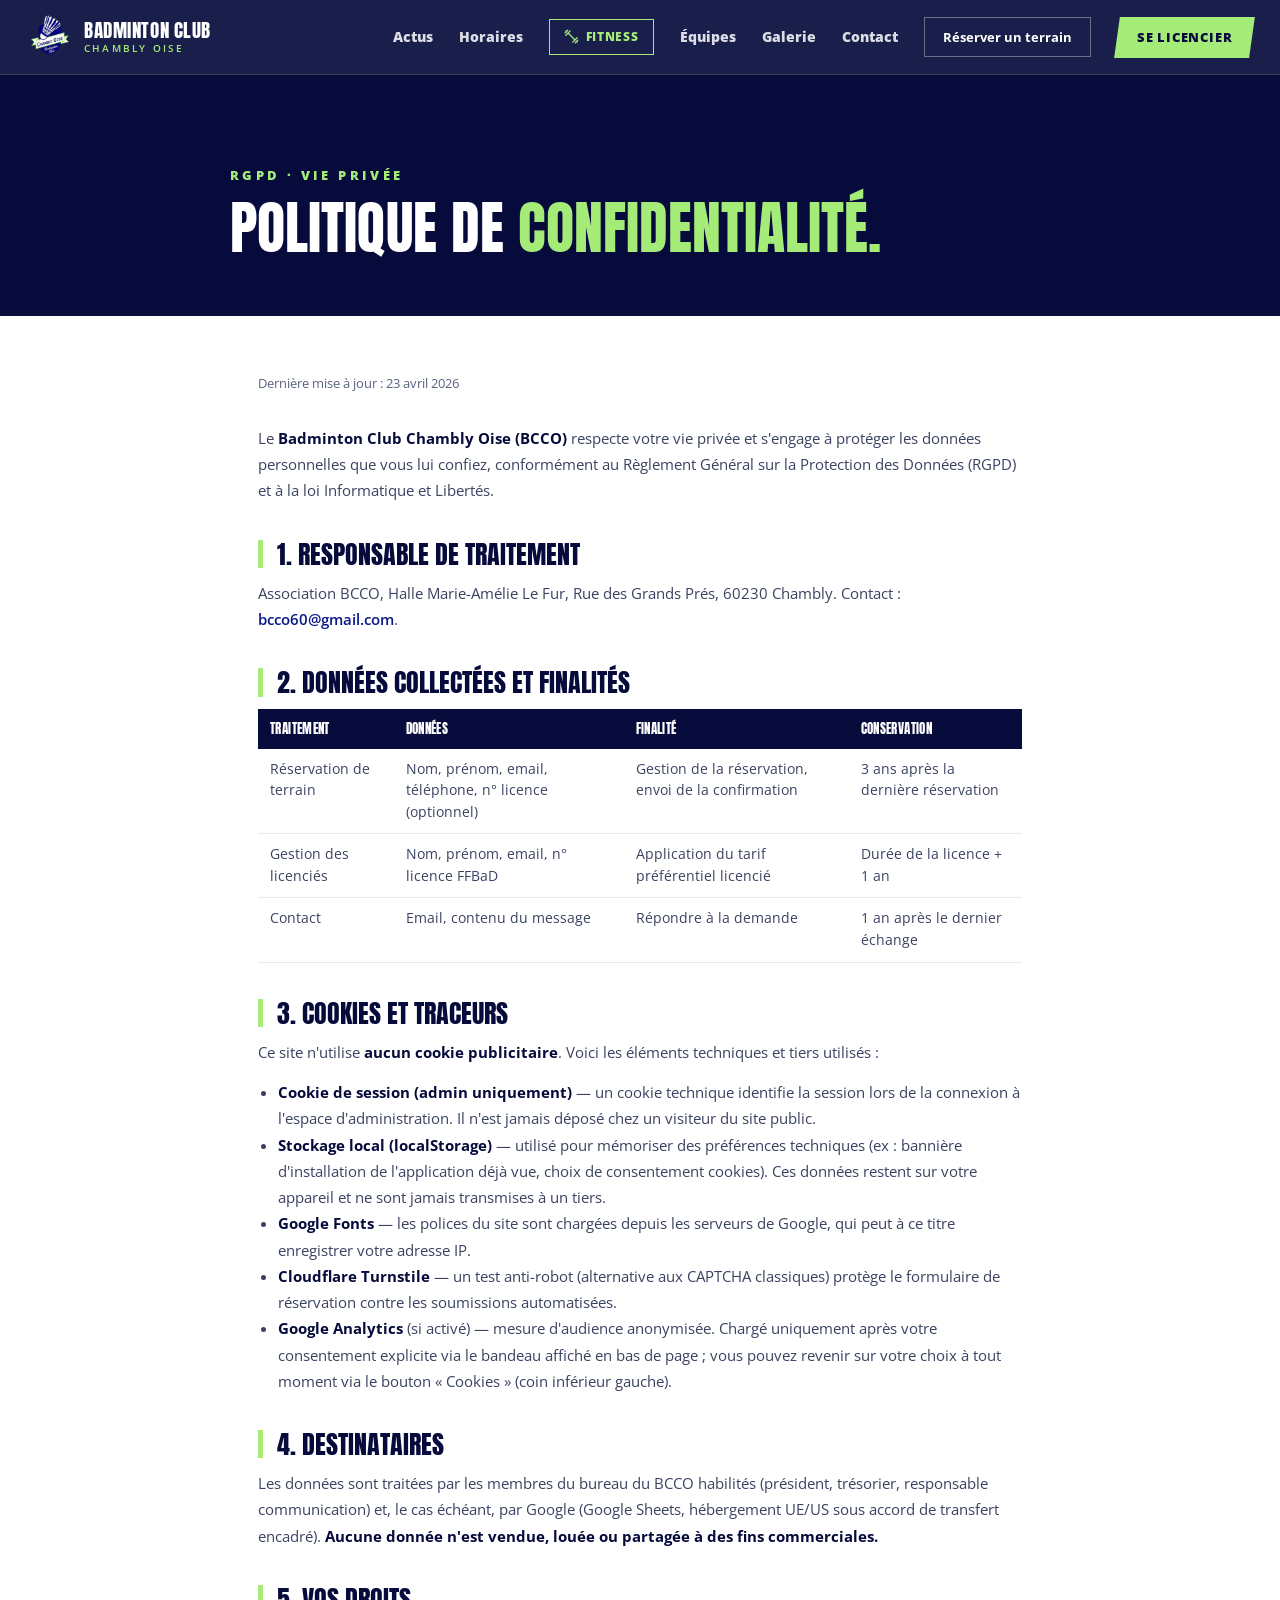
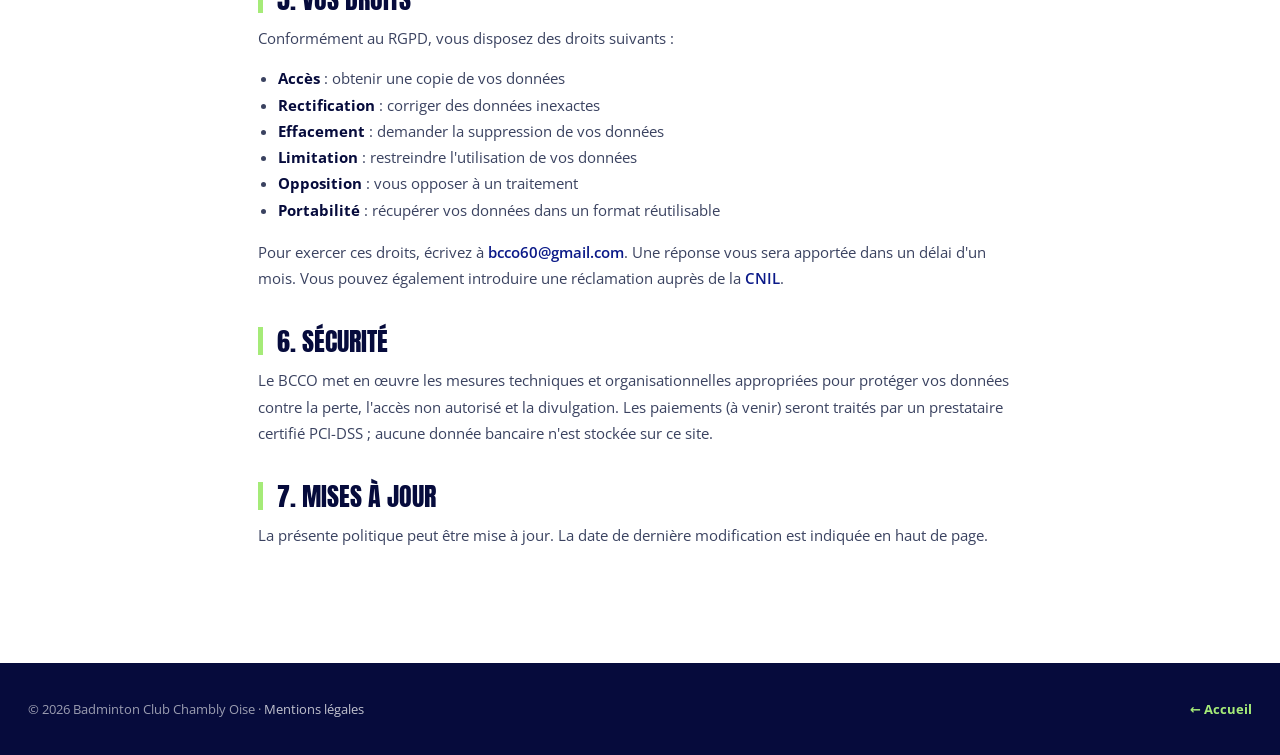
<file: politique-confidentialite.html>
<!DOCTYPE html>
<html lang="fr">
<head>
<meta charset="utf-8">
<meta name="viewport" content="width=device-width, initial-scale=1">
<title>Politique de confidentialité — BCCO Badminton Club Chambly Oise</title>
<meta name="robots" content="noindex" />
<link rel="icon" type="image/webp" href="./media/cropped-Logo-BCCO-180x180.webp" />
<link rel="manifest" href="manifest.json" />
<meta name="theme-color" content="#060B3C" />
<link rel="preconnect" href="https://fonts.googleapis.com" />
<link rel="preconnect" href="https://fonts.gstatic.com" crossorigin />
<link href="https://fonts.googleapis.com/css2?family=Anton&family=Open+Sans:wght@400;500;600;700;800&display=swap" rel="stylesheet" />
<link rel="stylesheet" href="css/rd.css" />
<style>
.rd-legal{max-width:820px;margin:0 auto;padding:56px 28px 100px}
.rd-legal .meta{color:#5A6380;font-size:13px;margin:0 0 30px}
.rd-legal h2{font-family:'Anton',sans-serif;font-weight:400;text-transform:uppercase;font-size:clamp(1.25rem,2.3vw,1.6rem);color:#060B3C;margin:36px 0 12px;border-left:5px solid #A5EB78;padding-left:14px;line-height:1.1}
.rd-legal p{font-size:15px;color:#3a4260;margin:0 0 14px;line-height:1.75}
.rd-legal ul{margin:0 0 16px;padding-left:20px;color:#3a4260;font-size:15px;line-height:1.75}
.rd-legal a{color:#0A1988;font-weight:600;text-decoration:none}
.rd-legal a:hover{text-decoration:underline}
.rd-legal strong{color:#060B3C}
.rd-legal table{width:100%;border-collapse:collapse;font-size:13.5px;margin:0 0 16px}
.rd-legal th{background:#060B3C;color:#fff;text-align:left;padding:10px 12px;font-family:'Anton',sans-serif;font-weight:400;letter-spacing:.03em;font-size:12.5px;text-transform:uppercase}
.rd-legal td{border-bottom:1px solid rgba(10,25,136,.1);padding:10px 12px;color:#3a4260;vertical-align:top}
</style>
</head>
<body>
<div style="font-family:'Open Sans',system-ui,sans-serif;background:#FFFFFF;color:#0B1130;line-height:1.6;overflow-x:clip">

  <!-- ===== NAV ===== -->
  <nav id="nav" style="position:sticky;top:0;z-index:100;background:rgba(6,11,60,.92);backdrop-filter:blur(14px);-webkit-backdrop-filter:blur(14px);border-bottom:1px solid rgba(165,235,120,.18)">
    <div style="max-width:1320px;margin:0 auto;padding:0 28px;height:74px;display:flex;align-items:center;justify-content:space-between;gap:24px">
      <a href="index.html" style="display:flex;align-items:center;gap:12px;text-decoration:none;color:#fff">
        <img src="media/logo.webp" alt="Logo BCCO" style="width:44px;height:44px;object-fit:contain" />
        <span style="font-family:'Anton',sans-serif;font-size:19px;letter-spacing:.03em;line-height:1;text-transform:uppercase">Badminton Club<span style="display:block;font-family:'Open Sans',sans-serif;font-size:10px;font-weight:600;letter-spacing:.22em;color:#A5EB78;margin-top:3px">Chambly Oise</span></span>
      </a>
      <div class="rd-dsk" style="display:flex;align-items:center;gap:26px;font-size:14px;font-weight:800">
        <a href="index.html#actus" style="color:rgba(255,255,255,.85);text-decoration:none" data-hover="color:#A5EB78">Actus</a>
        <a href="index.html#horaires" style="color:rgba(255,255,255,.85);text-decoration:none" data-hover="color:#A5EB78">Horaires</a>
        <a href="index.html#fitness" style="display:inline-flex;align-items:center;gap:7px;color:#A5EB78;text-decoration:none;border:1.5px solid #A5EB78;padding:7px 14px;font-weight:800;font-size:12px;letter-spacing:.06em;text-transform:uppercase" data-hover="background:#A5EB78;color:#060B3C">
          <svg width="15" height="15" viewBox="0 0 24 24" fill="none" stroke="currentColor" stroke-width="2" stroke-linecap="round" stroke-linejoin="round" aria-hidden="true"><path d="m6.5 6.5 11 11"/><path d="m21 21-1-1"/><path d="m3 3 1 1"/><path d="m18 22 4-4"/><path d="m2 6 4-4"/><path d="m3 10 7-7"/><path d="m14 21 7-7"/></svg>
          Fitness
        </a>
        <a href="index.html#equipes" style="color:rgba(255,255,255,.85);text-decoration:none" data-hover="color:#A5EB78">Équipes</a>
        <a href="galerie.html" style="color:rgba(255,255,255,.85);text-decoration:none" data-hover="color:#A5EB78">Galerie</a>
        <a href="index.html#contact" style="color:rgba(255,255,255,.85);text-decoration:none" data-hover="color:#A5EB78">Contact</a>
        <a href="reservations.html" style="color:#fff;text-decoration:none;border:1.5px solid rgba(255,255,255,.35);padding:9px 18px;font-weight:700;font-size:13px" data-hover="border-color:#A5EB78;color:#A5EB78">Réserver un terrain</a>
        <a href="index.html#rejoindre" style="background:#A5EB78;color:#060B3C;text-decoration:none;padding:10px 20px;font-weight:800;font-size:13px;letter-spacing:.06em;text-transform:uppercase;transform:skewX(-8deg);display:inline-block" data-hover="background:#7ed957">
          <span style="display:inline-block;transform:skewX(8deg)">Se licencier</span>
        </a>
      </div>
      <button class="rd-mob" data-menu-toggle aria-label="Menu" style="background:none;border:1.5px solid rgba(165,235,120,.5);color:#A5EB78;width:44px;height:44px;font-size:19px;cursor:pointer;font-family:inherit">☰</button>
    </div>
    <div class="rd-mobile-menu" style="flex-direction:column;gap:16px;padding:16px 28px 26px;background:rgba(6,11,60,.98);border-top:1px solid rgba(255,255,255,.1);font-size:15px;font-weight:600">
      <a href="index.html#actus" data-menu-close style="color:rgba(255,255,255,.9);text-decoration:none">Actus</a>
      <a href="index.html#horaires" data-menu-close style="color:rgba(255,255,255,.9);text-decoration:none">Horaires</a>
      <a href="index.html#fitness" data-menu-close style="display:inline-flex;align-items:center;gap:8px;color:#A5EB78;text-decoration:none;border:1.5px solid #A5EB78;padding:9px 14px;font-weight:800;font-size:13px;letter-spacing:.06em;text-transform:uppercase;width:max-content"><svg width="16" height="16" viewBox="0 0 24 24" fill="none" stroke="currentColor" stroke-width="2" stroke-linecap="round" stroke-linejoin="round" aria-hidden="true"><path d="m6.5 6.5 11 11"/><path d="m21 21-1-1"/><path d="m3 3 1 1"/><path d="m18 22 4-4"/><path d="m2 6 4-4"/><path d="m3 10 7-7"/><path d="m14 21 7-7"/></svg>Fitness</a>
      <a href="index.html#equipes" style="color:rgba(255,255,255,.9);text-decoration:none">Équipes</a>
      <a href="galerie.html" style="color:rgba(255,255,255,.9);text-decoration:none">Galerie</a>
      <a href="index.html#contact" data-menu-close style="color:rgba(255,255,255,.9);text-decoration:none">Contact</a>
      <a href="reservations.html" style="color:rgba(255,255,255,.9);text-decoration:none">Réserver un terrain</a>
      <a href="index.html#rejoindre" data-menu-close style="background:#A5EB78;color:#060B3C;text-decoration:none;padding:12px 20px;font-weight:800;font-size:13px;letter-spacing:.06em;text-transform:uppercase;text-align:center">Se licencier</a>
    </div>
  </nav>

  <!-- ===== HEADER ===== -->
  <header style="background:#060B3C;color:#fff;padding:90px 28px 60px">
    <div style="max-width:820px;margin:0 auto">
      <div style="color:#A5EB78;font-size:13px;font-weight:800;letter-spacing:.26em;text-transform:uppercase;margin-bottom:14px">RGPD · Vie privée</div>
      <h1 style="font-family:'Anton',sans-serif;font-weight:400;font-size:clamp(2.2rem,4.6vw,3.6rem);line-height:.98;text-transform:uppercase;margin:0">Politique de <span style="color:#A5EB78">confidentialité.</span></h1>
    </div>
  </header>

  <!-- ===== CONTENU ===== -->
  <article class="rd-legal">
    <p class="meta">Dernière mise à jour : 23 avril 2026</p>
    <p>Le <strong>Badminton Club Chambly Oise (BCCO)</strong> respecte votre vie privée et s'engage à protéger les données personnelles que vous lui confiez, conformément au Règlement Général sur la Protection des Données (RGPD) et à la loi Informatique et Libertés.</p>

    <h2>1. Responsable de traitement</h2>
    <p>Association BCCO, Halle Marie-Amélie Le Fur, Rue des Grands Prés, 60230 Chambly. Contact : <a href="mailto:bcco60@gmail.com">bcco60@gmail.com</a>.</p>

    <h2>2. Données collectées et finalités</h2>
    <table>
      <thead><tr><th>Traitement</th><th>Données</th><th>Finalité</th><th>Conservation</th></tr></thead>
      <tbody>
        <tr><td>Réservation de terrain</td><td>Nom, prénom, email, téléphone, n° licence (optionnel)</td><td>Gestion de la réservation, envoi de la confirmation</td><td>3 ans après la dernière réservation</td></tr>
        <tr><td>Gestion des licenciés</td><td>Nom, prénom, email, n° licence FFBaD</td><td>Application du tarif préférentiel licencié</td><td>Durée de la licence + 1 an</td></tr>
        <tr><td>Contact</td><td>Email, contenu du message</td><td>Répondre à la demande</td><td>1 an après le dernier échange</td></tr>
      </tbody>
    </table>

    <h2>3. Cookies et traceurs</h2>
    <p>Ce site n'utilise <strong>aucun cookie publicitaire</strong>. Voici les éléments techniques et tiers utilisés :</p>
    <ul>
      <li><strong>Cookie de session (admin uniquement)</strong> — un cookie technique identifie la session lors de la connexion à l'espace d'administration. Il n'est jamais déposé chez un visiteur du site public.</li>
      <li><strong>Stockage local (localStorage)</strong> — utilisé pour mémoriser des préférences techniques (ex : bannière d'installation de l'application déjà vue, choix de consentement cookies). Ces données restent sur votre appareil et ne sont jamais transmises à un tiers.</li>
      <li><strong>Google Fonts</strong> — les polices du site sont chargées depuis les serveurs de Google, qui peut à ce titre enregistrer votre adresse IP.</li>
      <li><strong>Cloudflare Turnstile</strong> — un test anti-robot (alternative aux CAPTCHA classiques) protège le formulaire de réservation contre les soumissions automatisées.</li>
      <li><strong>Google Analytics</strong> (si activé) — mesure d'audience anonymisée. Chargé uniquement après votre consentement explicite via le bandeau affiché en bas de page ; vous pouvez revenir sur votre choix à tout moment via le bouton « Cookies » (coin inférieur gauche).</li>
    </ul>

    <h2>4. Destinataires</h2>
    <p>Les données sont traitées par les membres du bureau du BCCO habilités (président, trésorier, responsable communication) et, le cas échéant, par Google (Google Sheets, hébergement UE/US sous accord de transfert encadré). <strong>Aucune donnée n'est vendue, louée ou partagée à des fins commerciales.</strong></p>

    <h2>5. Vos droits</h2>
    <p>Conformément au RGPD, vous disposez des droits suivants :</p>
    <ul>
      <li><strong>Accès</strong> : obtenir une copie de vos données</li>
      <li><strong>Rectification</strong> : corriger des données inexactes</li>
      <li><strong>Effacement</strong> : demander la suppression de vos données</li>
      <li><strong>Limitation</strong> : restreindre l'utilisation de vos données</li>
      <li><strong>Opposition</strong> : vous opposer à un traitement</li>
      <li><strong>Portabilité</strong> : récupérer vos données dans un format réutilisable</li>
    </ul>
    <p>Pour exercer ces droits, écrivez à <a href="mailto:bcco60@gmail.com">bcco60@gmail.com</a>. Une réponse vous sera apportée dans un délai d'un mois. Vous pouvez également introduire une réclamation auprès de la <a href="https://www.cnil.fr" target="_blank" rel="noopener">CNIL</a>.</p>

    <h2>6. Sécurité</h2>
    <p>Le BCCO met en œuvre les mesures techniques et organisationnelles appropriées pour protéger vos données contre la perte, l'accès non autorisé et la divulgation. Les paiements (à venir) seront traités par un prestataire certifié PCI-DSS ; aucune donnée bancaire n'est stockée sur ce site.</p>

    <h2>7. Mises à jour</h2>
    <p>La présente politique peut être mise à jour. La date de dernière modification est indiquée en haut de page.</p>
  </article>

  <!-- ===== FOOTER ===== -->
  <footer style="background:#060B3C;color:#fff;padding:36px 28px">
    <div style="max-width:1320px;margin:0 auto;display:flex;justify-content:space-between;align-items:center;gap:16px;flex-wrap:wrap;font-size:13px;color:rgba(255,255,255,.6)">
      <span>© <span data-year>2026</span> Badminton Club Chambly Oise · <a href="mentions-legales.html" style="color:rgba(255,255,255,.75)">Mentions légales</a></span>
      <a href="index.html" style="color:#A5EB78;text-decoration:none;font-weight:700">← Accueil</a>
    </div>
  </footer>
</div>

<script src="js/rd-ui.js" defer></script>
<script src="js/rd-mobile.js" defer></script>
<script src="pwa.js" defer></script>
<script src="js/cookie-consent.js" defer></script>
</body>
</html>
</file>
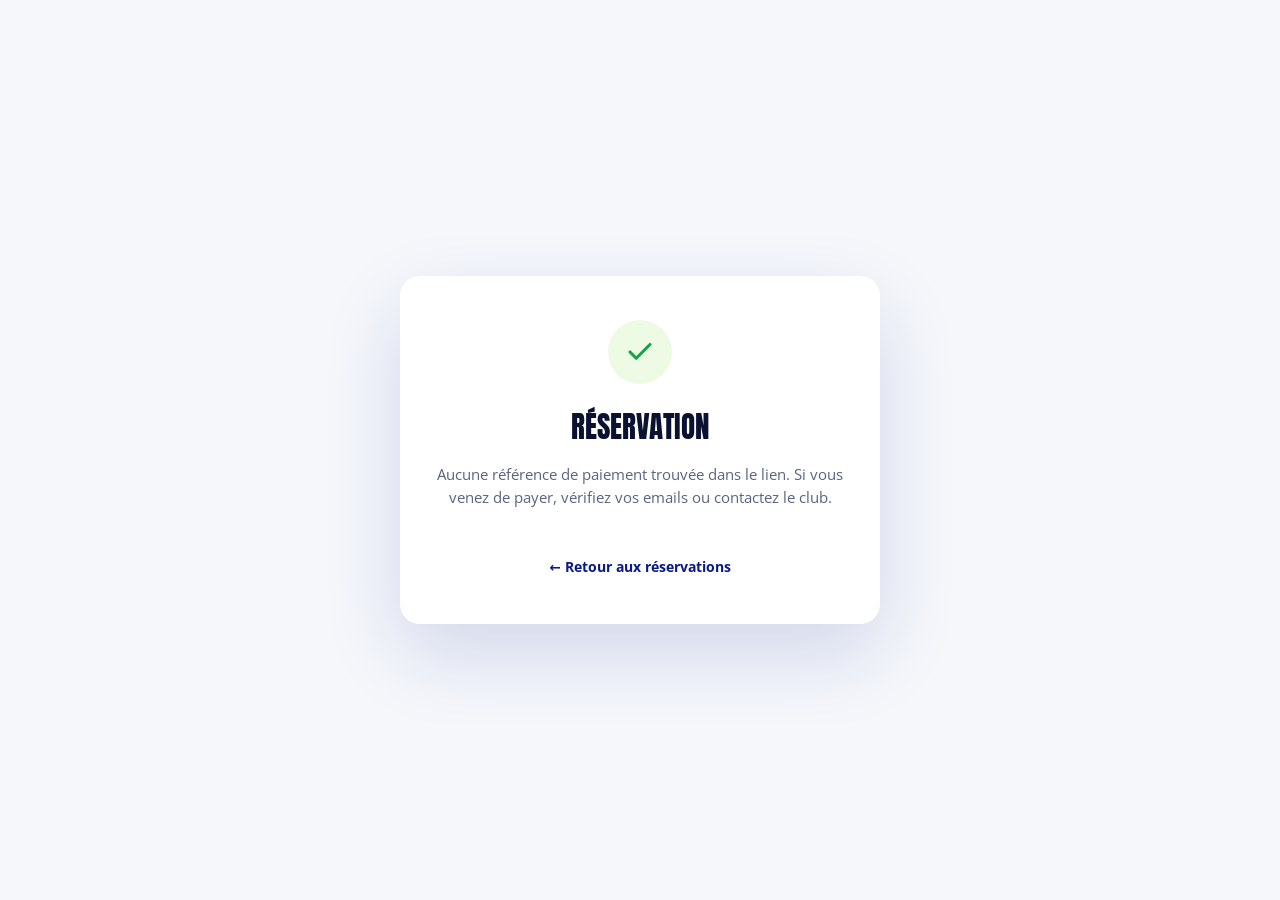
<file: reservations-merci.html>
<!DOCTYPE html>
<html lang="fr">
<head>
<meta charset="utf-8">
<meta name="viewport" content="width=device-width, initial-scale=1">
<meta name="robots" content="noindex,nofollow">
<title>Réservation confirmée — BCCO Badminton Club Chambly Oise</title>
<link rel="icon" type="image/webp" href="./media/cropped-Logo-BCCO-180x180.webp" />
<link rel="preconnect" href="https://fonts.googleapis.com" />
<link rel="preconnect" href="https://fonts.gstatic.com" crossorigin />
<link href="https://fonts.googleapis.com/css2?family=Anton&family=Open+Sans:wght@400;500;600;700;800&display=swap" rel="stylesheet" />
<style>
  *{box-sizing:border-box}
  body{font-family:'Open Sans',system-ui,sans-serif;background:#F5F7FB;color:#0B1130;line-height:1.6;margin:0;min-height:100vh;display:flex;align-items:center;justify-content:center;padding:24px}
  .card{background:#fff;border-radius:20px;max-width:480px;width:100%;padding:44px 36px;text-align:center;box-shadow:0 30px 80px rgba(10,25,136,.14)}
  .icon{width:64px;height:64px;border-radius:50%;background:rgba(165,235,120,.2);display:flex;align-items:center;justify-content:center;margin:0 auto 20px}
  h1{font-family:'Anton',sans-serif;font-weight:400;font-size:1.8rem;text-transform:uppercase;margin:0 0 12px}
  p{color:#5A6380;font-size:14.5px;margin:0 0 24px}
  .recap{background:#F5F7FB;border-radius:14px;padding:20px;text-align:left;font-size:13.5px;display:none}
  .recap.show{display:block}
  .recap div{display:flex;justify-content:space-between;padding:6px 0;border-bottom:1px solid rgba(10,25,136,.08)}
  .recap div:last-child{border:none}
  .recap span:first-child{color:#5A6380;font-weight:600}
  .recap span:last-child{font-weight:700;color:#0B1130}
  .back{display:inline-block;margin-top:24px;color:#0A1988;font-weight:700;text-decoration:none;font-size:13.5px}
</style>
</head>
<body>
  <div class="card">
    <div class="icon">
      <svg width="30" height="30" viewBox="0 0 24 24" fill="none" stroke="#16a34a" stroke-width="2.5" stroke-linecap="round" stroke-linejoin="round"><polyline points="20 6 9 17 4 12"/></svg>
    </div>
    <h1 id="rm-title">Merci !</h1>
    <p id="rm-text">Votre paiement a bien été reçu. Voici le récapitulatif de votre réservation.</p>
    <div class="recap" id="rm-recap">
      <div><span>Référence</span><span id="rm-ref">—</span></div>
      <div><span>Date</span><span id="rm-date">—</span></div>
      <div><span>Créneau</span><span id="rm-heure">—</span></div>
      <div><span>Montant</span><span id="rm-montant">—</span></div>
    </div>
    <a class="back" href="reservations.html">← Retour aux réservations</a>
  </div>

<script>
(function(){
  var params = new URLSearchParams(location.search);
  var sessionId = params.get('session_id');
  var titleEl = document.getElementById('rm-title');
  var textEl = document.getElementById('rm-text');
  var recapEl = document.getElementById('rm-recap');

  if (!sessionId) {
    titleEl.textContent = 'Réservation';
    textEl.textContent = "Aucune référence de paiement trouvée dans le lien. Si vous venez de payer, vérifiez vos emails ou contactez le club.";
    return;
  }

  function fmtDate(iso){
    var d = new Date(iso + 'T00:00:00');
    return d.toLocaleDateString('fr-FR', { weekday:'long', day:'2-digit', month:'long', year:'numeric' });
  }

  function render(data, attempt){
    if (data.statut === 'confirmed'){
      document.getElementById('rm-ref').textContent = data.reference;
      document.getElementById('rm-date').textContent = fmtDate(data.date);
      document.getElementById('rm-heure').textContent = data.heure_debut.slice(0,5) + ' → ' + data.heure_fin.slice(0,5);
      document.getElementById('rm-montant').textContent = Number(data.montant).toFixed(2).replace('.', ',') + ' €';
      recapEl.classList.add('show');
      return;
    }
    // Le webhook Stripe peut arriver quelques secondes après la redirection.
    if (attempt < 4){
      textEl.textContent = 'Confirmation du paiement en cours…';
      setTimeout(function(){ load(attempt+1); }, 1500);
    } else {
      textEl.textContent = "Votre paiement est en cours de traitement. Vous recevrez une confirmation sous peu — contactez le club si rien ne se passe d'ici quelques minutes.";
    }
  }

  function load(attempt){
    fetch('reservations-api/session_status.php?session_id=' + encodeURIComponent(sessionId))
      .then(function(r){ return r.json(); })
      .then(function(data){
        if (data.error){ textEl.textContent = data.error; return; }
        render(data, attempt);
      })
      .catch(function(){ textEl.textContent = "Impossible de vérifier le statut pour l'instant."; });
  }

  load(0);
})();
</script>
<script src="js/cookie-consent.js" defer></script>
</body>
</html>
</file>
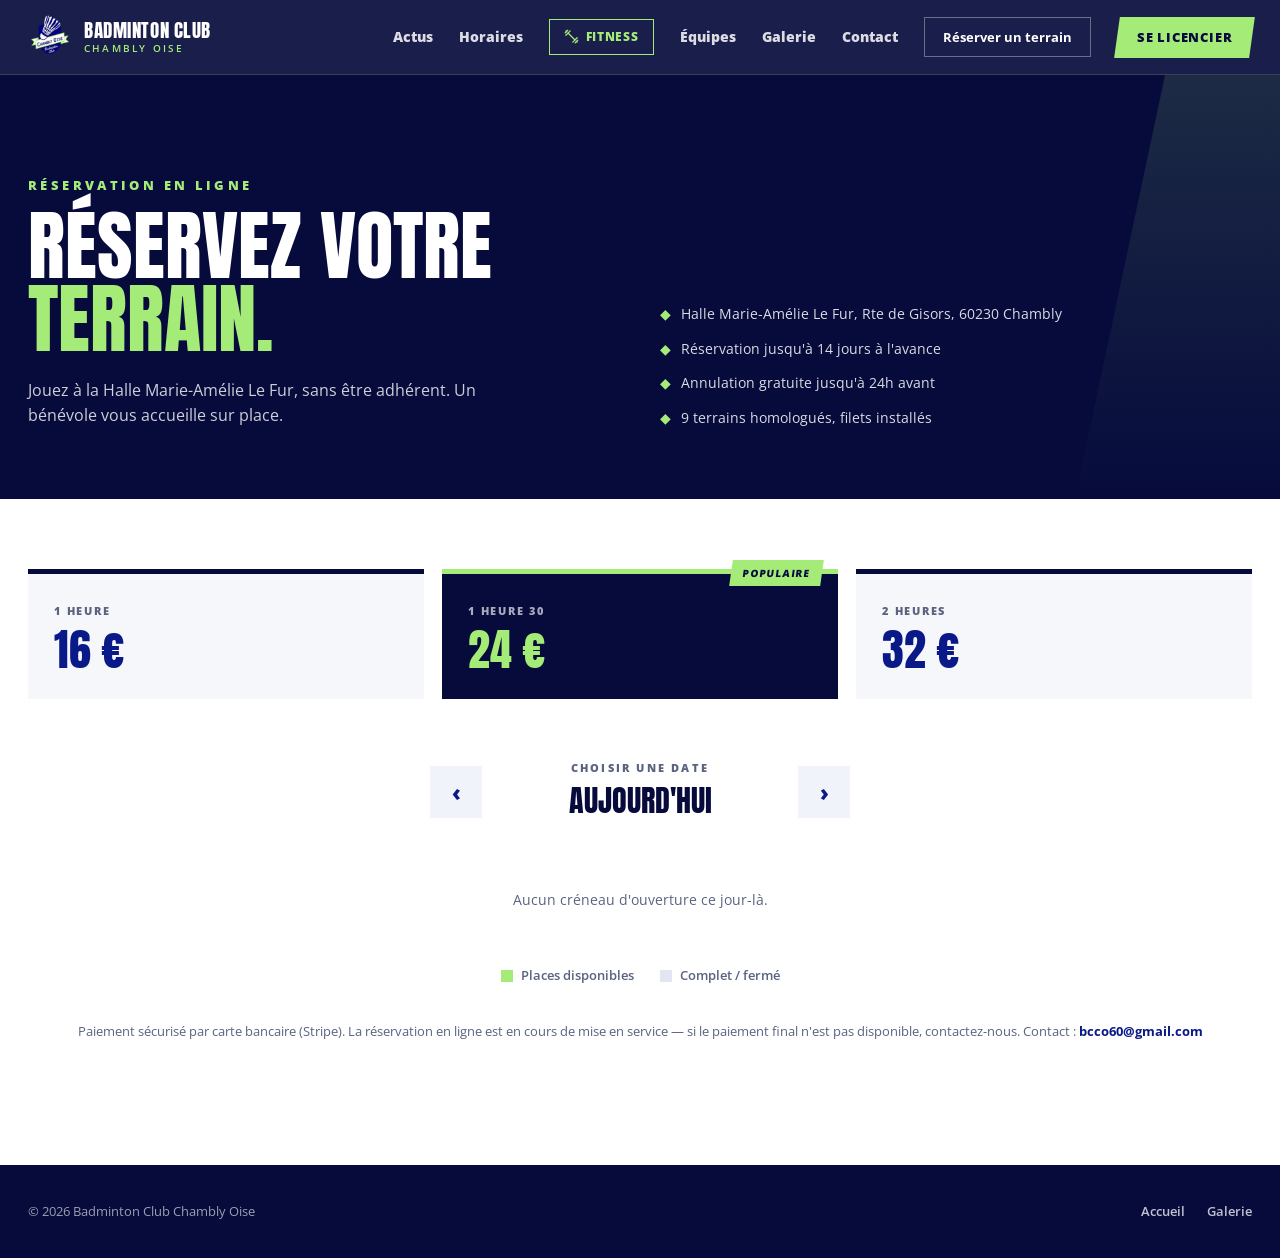
<file: reservations.html>
<!DOCTYPE html>
<html lang="fr">
<head>
<meta charset="utf-8">
<meta name="viewport" content="width=device-width, initial-scale=1">
<title>Réserver un terrain — BCCO Badminton Club Chambly Oise</title>
<meta name="description" content="Réservez un terrain de badminton à la Halle Marie-Amélie Le Fur à Chambly, sans être adhérent." />
<link rel="icon" type="image/webp" href="./media/cropped-Logo-BCCO-180x180.webp" />
<link rel="manifest" href="manifest.json" />
<meta name="theme-color" content="#060B3C" />
<link rel="apple-touch-icon" href="./media/apple-touch-icon.png" />
<link rel="preconnect" href="https://fonts.googleapis.com" />
<link rel="preconnect" href="https://fonts.gstatic.com" crossorigin />
<link href="https://fonts.googleapis.com/css2?family=Anton&family=Open+Sans:wght@400;500;600;700;800&display=swap" rel="stylesheet" />
<link rel="stylesheet" href="css/rd.css" />
</head>
<body>
<div style="font-family:'Open Sans',system-ui,sans-serif;background:#FFFFFF;color:#0B1130;line-height:1.6;overflow-x:clip">

  <!-- ===== NAV ===== -->
  <nav id="nav" style="position:sticky;top:0;z-index:100;background:rgba(6,11,60,.92);backdrop-filter:blur(14px);-webkit-backdrop-filter:blur(14px);border-bottom:1px solid rgba(165,235,120,.18)">
    <div style="max-width:1320px;margin:0 auto;padding:0 28px;height:74px;display:flex;align-items:center;justify-content:space-between;gap:24px">
      <a href="index.html" style="display:flex;align-items:center;gap:12px;text-decoration:none;color:#fff">
        <img src="media/logo.webp" alt="Logo BCCO" style="width:44px;height:44px;object-fit:contain" />
        <span style="font-family:'Anton',sans-serif;font-size:19px;letter-spacing:.03em;line-height:1;text-transform:uppercase">Badminton Club<span style="display:block;font-family:'Open Sans',sans-serif;font-size:10px;font-weight:600;letter-spacing:.22em;color:#A5EB78;margin-top:3px">Chambly Oise</span></span>
      </a>
      <div class="rd-dsk" style="display:flex;align-items:center;gap:26px;font-size:14px;font-weight:800">
        <a href="index.html#actus" style="color:rgba(255,255,255,.85);text-decoration:none" data-hover="color:#A5EB78">Actus</a>
        <a href="index.html#horaires" style="color:rgba(255,255,255,.85);text-decoration:none" data-hover="color:#A5EB78">Horaires</a>
        <a href="index.html#fitness" style="display:inline-flex;align-items:center;gap:7px;color:#A5EB78;text-decoration:none;border:1.5px solid #A5EB78;padding:7px 14px;font-weight:800;font-size:12px;letter-spacing:.06em;text-transform:uppercase" data-hover="background:#A5EB78;color:#060B3C">
          <svg width="15" height="15" viewBox="0 0 24 24" fill="none" stroke="currentColor" stroke-width="2" stroke-linecap="round" stroke-linejoin="round" aria-hidden="true"><path d="m6.5 6.5 11 11"/><path d="m21 21-1-1"/><path d="m3 3 1 1"/><path d="m18 22 4-4"/><path d="m2 6 4-4"/><path d="m3 10 7-7"/><path d="m14 21 7-7"/></svg>
          Fitness
        </a>
        <a href="index.html#equipes" style="color:rgba(255,255,255,.85);text-decoration:none" data-hover="color:#A5EB78">Équipes</a>
        <a href="galerie.html" style="color:rgba(255,255,255,.85);text-decoration:none" data-hover="color:#A5EB78">Galerie</a>
        <a href="index.html#contact" style="color:rgba(255,255,255,.85);text-decoration:none" data-hover="color:#A5EB78">Contact</a>
        <a href="reservations.html" style="color:#fff;text-decoration:none;border:1.5px solid rgba(255,255,255,.35);padding:9px 18px;font-weight:700;font-size:13px" data-hover="border-color:#A5EB78;color:#A5EB78">Réserver un terrain</a>
        <a href="index.html#rejoindre" style="background:#A5EB78;color:#060B3C;text-decoration:none;padding:10px 20px;font-weight:800;font-size:13px;letter-spacing:.06em;text-transform:uppercase;transform:skewX(-8deg);display:inline-block" data-hover="background:#7ed957">
          <span style="display:inline-block;transform:skewX(8deg)">Se licencier</span>
        </a>
      </div>
      <button class="rd-mob" data-menu-toggle aria-label="Menu" style="background:none;border:1.5px solid rgba(165,235,120,.5);color:#A5EB78;width:44px;height:44px;font-size:19px;cursor:pointer;font-family:inherit">☰</button>
    </div>
    <div class="rd-mobile-menu" style="flex-direction:column;gap:16px;padding:16px 28px 26px;background:rgba(6,11,60,.98);border-top:1px solid rgba(255,255,255,.1);font-size:15px;font-weight:600">
      <a href="index.html#actus" data-menu-close style="color:rgba(255,255,255,.9);text-decoration:none">Actus</a>
      <a href="index.html#horaires" data-menu-close style="color:rgba(255,255,255,.9);text-decoration:none">Horaires</a>
      <a href="index.html#fitness" data-menu-close style="display:inline-flex;align-items:center;gap:8px;color:#A5EB78;text-decoration:none;border:1.5px solid #A5EB78;padding:9px 14px;font-weight:800;font-size:13px;letter-spacing:.06em;text-transform:uppercase;width:max-content"><svg width="16" height="16" viewBox="0 0 24 24" fill="none" stroke="currentColor" stroke-width="2" stroke-linecap="round" stroke-linejoin="round" aria-hidden="true"><path d="m6.5 6.5 11 11"/><path d="m21 21-1-1"/><path d="m3 3 1 1"/><path d="m18 22 4-4"/><path d="m2 6 4-4"/><path d="m3 10 7-7"/><path d="m14 21 7-7"/></svg>Fitness</a>
      <a href="index.html#equipes" style="color:rgba(255,255,255,.9);text-decoration:none">Équipes</a>
      <a href="galerie.html" style="color:rgba(255,255,255,.9);text-decoration:none">Galerie</a>
      <a href="index.html#contact" data-menu-close style="color:rgba(255,255,255,.9);text-decoration:none">Contact</a>
      <a href="reservations.html" style="color:rgba(255,255,255,.9);text-decoration:none">Réserver un terrain</a>
      <a href="index.html#rejoindre" data-menu-close style="background:#A5EB78;color:#060B3C;text-decoration:none;padding:12px 20px;font-weight:800;font-size:13px;letter-spacing:.06em;text-transform:uppercase;text-align:center">Se licencier</a>
    </div>
  </nav>

  <!-- ===== HEADER ===== -->
  <header style="background:#060B3C;color:#fff;padding:100px 28px 70px;position:relative;overflow:hidden">
    <div style="position:absolute;right:-60px;top:0;bottom:0;width:220px;background:linear-gradient(180deg,rgba(165,235,120,.14),rgba(165,235,120,0));transform:skewX(-12deg)"></div>
    <div style="max-width:1320px;margin:0 auto;position:relative;display:grid;grid-template-columns:repeat(auto-fit,minmax(380px,1fr));gap:40px;align-items:end">
      <div>
        <div style="color:#A5EB78;font-size:13px;font-weight:800;letter-spacing:.26em;text-transform:uppercase;margin-bottom:14px">Réservation en ligne</div>
        <h1 style="font-family:'Anton',sans-serif;font-weight:400;font-size:clamp(2.8rem,6vw,5.5rem);line-height:.95;text-transform:uppercase;margin:0">Réservez votre <span style="color:#A5EB78">terrain.</span></h1>
        <p style="color:rgba(255,255,255,.8);font-size:16px;max-width:520px;margin:22px 0 0">Jouez à la Halle Marie-Amélie Le Fur, sans être adhérent. Un bénévole vous accueille sur place.</p>
      </div>
      <div style="display:flex;flex-direction:column;gap:12px;font-size:14px;color:rgba(255,255,255,.85)">
        <div style="display:flex;gap:10px;align-items:center"><span style="color:#A5EB78">◆</span> Halle Marie-Amélie Le Fur, Rte de Gisors, 60230 Chambly</div>
        <div style="display:flex;gap:10px;align-items:center"><span style="color:#A5EB78">◆</span> Réservation jusqu'à 14 jours à l'avance</div>
        <div style="display:flex;gap:10px;align-items:center"><span style="color:#A5EB78">◆</span> Annulation gratuite jusqu'à 24h avant</div>
        <div style="display:flex;gap:10px;align-items:center"><span style="color:#A5EB78">◆</span> 9 terrains homologués, filets installés</div>
      </div>
    </div>
  </header>

  <!-- ===== TARIFS ===== -->
  <section style="max-width:1320px;margin:0 auto;padding:70px 28px 0">
    <div style="display:grid;grid-template-columns:repeat(auto-fit,minmax(240px,1fr));gap:18px">
      <div style="background:#F5F7FB;border-top:5px solid #060B3C;padding:28px 26px">
        <div style="font-size:11px;font-weight:800;letter-spacing:.16em;text-transform:uppercase;color:#5A6380">1 heure</div>
        <div style="font-family:'Anton',sans-serif;font-size:44px;color:#0A1988;line-height:1;margin-top:8px">16 €</div>      </div>
      <div style="background:#060B3C;color:#fff;border-top:5px solid #A5EB78;padding:28px 26px;position:relative">
        <span style="position:absolute;top:-14px;right:16px;background:#A5EB78;color:#060B3C;font-size:10px;font-weight:800;letter-spacing:.12em;text-transform:uppercase;padding:5px 12px;transform:skewX(-8deg)">Populaire</span>
        <div style="font-size:11px;font-weight:800;letter-spacing:.16em;text-transform:uppercase;color:rgba(255,255,255,.65)">1 heure 30</div>
        <div style="font-family:'Anton',sans-serif;font-size:44px;color:#A5EB78;line-height:1;margin-top:8px">24 €</div>      </div>
      <div style="background:#F5F7FB;border-top:5px solid #060B3C;padding:28px 26px">
        <div style="font-size:11px;font-weight:800;letter-spacing:.16em;text-transform:uppercase;color:#5A6380">2 heures</div>
        <div style="font-family:'Anton',sans-serif;font-size:44px;color:#0A1988;line-height:1;margin-top:8px">32 €</div>      </div>
    </div>
  </section>

  <!-- ===== SÉLECTEUR DE DATE + CRÉNEAUX ===== -->
  <section id="reserver" style="max-width:1320px;margin:0 auto;padding:60px 28px 110px">
    <div style="display:flex;align-items:center;justify-content:center;gap:18px;margin-bottom:40px">
      <button id="rv-prev" aria-label="Jour précédent" style="background:#F0F3FA;border:none;width:52px;height:52px;font-size:22px;cursor:pointer;color:#0A1988;font-family:inherit;font-weight:800">‹</button>
      <div style="text-align:center;min-width:280px">
        <div style="font-size:11px;font-weight:800;letter-spacing:.2em;text-transform:uppercase;color:#5A6380">Choisir une date</div>
        <div id="rv-date-label" style="font-family:'Anton',sans-serif;font-size:30px;text-transform:uppercase;color:#060B3C">Aujourd'hui</div>
      </div>
      <button id="rv-next" aria-label="Jour suivant" style="background:#F0F3FA;border:none;width:52px;height:52px;font-size:22px;cursor:pointer;color:#0A1988;font-family:inherit;font-weight:800">›</button>
    </div>

    <div id="rv-slots" style="display:grid;grid-template-columns:repeat(auto-fit,minmax(200px,1fr));gap:14px"></div>

    <div style="display:flex;gap:26px;justify-content:center;flex-wrap:wrap;margin-top:30px;font-size:13px;font-weight:600;color:#5A6380">
      <span style="display:flex;align-items:center;gap:8px"><i style="width:12px;height:12px;background:#A5EB78;display:inline-block"></i>Places disponibles</span>
      <span style="display:flex;align-items:center;gap:8px"><i style="width:12px;height:12px;background:#e2e6f0;display:inline-block"></i>Complet / fermé</span>
    </div>

    <!-- Récap sélection (injecté par rd-reservations.js) -->
    <div id="rv-recap"></div>

    <p style="margin-top:36px;text-align:center;font-size:12.5px;color:#5A6380">Paiement sécurisé par carte bancaire (Stripe). La réservation en ligne est en cours de mise en service — si le paiement final n'est pas disponible, contactez-nous. Contact : <a href="mailto:bcco60@gmail.com" style="color:#0A1988;font-weight:700;text-decoration:none">bcco60@gmail.com</a></p>
  </section>

  <!-- ===== MODALE FORMULAIRE DE RÉSERVATION ===== -->
  <div id="rv-modal-overlay" style="display:none;position:fixed;inset:0;background:rgba(6,11,60,.6);z-index:400;align-items:center;justify-content:center;padding:20px"></div>
  <div id="rv-modal" role="dialog" aria-modal="true" style="display:none;position:fixed;top:50%;left:50%;transform:translate(-50%,-50%);z-index:401;background:#fff;border-radius:20px;max-width:460px;width:calc(100% - 40px);max-height:90vh;overflow-y:auto;padding:32px 30px;box-shadow:0 40px 100px rgba(0,0,0,.3)">
    <button type="button" id="rv-modal-close" aria-label="Fermer" style="position:absolute;top:18px;right:18px;background:none;border:none;font-size:22px;line-height:1;color:#5A6380;cursor:pointer">&times;</button>
    <div style="font-size:11px;font-weight:800;letter-spacing:.2em;text-transform:uppercase;color:#0A1988;margin-bottom:6px">Finaliser la réservation</div>
    <div id="rv-modal-subtitle" style="font-family:'Anton',sans-serif;font-size:22px;text-transform:uppercase;color:#060B3C;margin-bottom:22px">—</div>

    <form id="rv-form">
      <div style="display:grid;grid-template-columns:1fr 1fr;gap:10px;margin-bottom:10px">
        <input id="rv-prenom" name="prenom" type="text" placeholder="Prénom" required style="padding:12px 14px;border:1px solid #e2e6f0;border-radius:10px;font-size:14px;font-family:inherit"/>
        <input id="rv-nom" name="nom" type="text" placeholder="Nom" required style="padding:12px 14px;border:1px solid #e2e6f0;border-radius:10px;font-size:14px;font-family:inherit"/>
      </div>
      <input id="rv-email" name="email" type="email" placeholder="Email" required style="width:100%;padding:12px 14px;border:1px solid #e2e6f0;border-radius:10px;font-size:14px;font-family:inherit;margin-bottom:10px;box-sizing:border-box"/>
      <input id="rv-telephone" name="telephone" type="tel" placeholder="Téléphone" required style="width:100%;padding:12px 14px;border:1px solid #e2e6f0;border-radius:10px;font-size:14px;font-family:inherit;margin-bottom:16px;box-sizing:border-box"/>

      <div id="rv-turnstile" style="margin:14px 0"></div>

      <div id="rv-form-error" style="display:none;background:#fef2f2;color:#b91c1c;font-size:13px;font-weight:600;padding:10px 14px;border-radius:8px;margin-bottom:14px"></div>

      <button type="submit" id="rv-submit-btn" style="width:100%;background:linear-gradient(135deg,#A5EB78,#7ed957);color:#060B3C;border:none;padding:16px;font-weight:800;font-size:14px;letter-spacing:.04em;text-transform:uppercase;cursor:pointer;font-family:inherit;border-radius:12px">
        Payer <span id="rv-submit-amount">—</span>
      </button>
      <div style="font-size:11px;color:#5A6380;text-align:center;margin-top:10px">Paiement sécurisé par Stripe. Vous serez redirigé vers la page de paiement.</div>
    </form>
  </div>

  <!-- ===== FOOTER ===== -->
  <footer style="background:#060B3C;color:#fff;padding:36px 28px">
    <div style="max-width:1320px;margin:0 auto;display:flex;justify-content:space-between;align-items:center;gap:16px;flex-wrap:wrap;font-size:13px;color:rgba(255,255,255,.6)">
      <span>© <span data-year>2026</span> Badminton Club Chambly Oise</span>
      <div style="display:flex;gap:22px;font-weight:600">
        <a href="index.html" style="color:rgba(255,255,255,.75);text-decoration:none" data-hover="color:#A5EB78">Accueil</a>
        <a href="galerie.html" style="color:rgba(255,255,255,.75);text-decoration:none" data-hover="color:#A5EB78">Galerie</a>
      </div>
    </div>
  </footer>
</div>

<!-- Cloudflare Turnstile (CAPTCHA) : n'agit que si TURNSTILE_SITE_KEY est renseignée
     dans js/rd-reservations.js — sans clé, le script se charge mais ne fait rien. -->
<script src="https://challenges.cloudflare.com/turnstile/v0/api.js" async defer></script>
<script src="js/rd-ui.js" defer></script>
<script src="js/rd-reservations.js" defer></script>
<script src="js/rd-mobile.js" defer></script>
<script src="pwa.js" defer></script>
<script src="js/cookie-consent.js" defer></script>
</body>
</html>
</file>
<file: css/rd.css>
/* ============================================================
   rd.css — Socle du design (maquettes Claude Design .dc.html)
   Le design vit surtout dans les styles inline des pages (fidèle
   aux maquettes) ; ce fichier ne porte que le global partagé.
   ============================================================ */
*{box-sizing:border-box}
html,body{margin:0;padding:0;background:#FFFFFF;color:#0B1130;-webkit-font-smoothing:antialiased;scroll-behavior:smooth}
img{max-width:100%;display:block}
a{text-decoration:none}
button{font-family:inherit}

@keyframes tickerScroll{from{transform:translateX(0)}to{transform:translateX(-50%)}}
@keyframes floatY{0%,100%{transform:translateY(0)}50%{transform:translateY(-12px)}}
@keyframes pulseDot{0%,100%{opacity:1}50%{opacity:.35}}
details summary::-webkit-details-marker{display:none}

/* Contenu desktop / mobile (breakpoint maquette : 920px) */
@media (max-width:920px){ header .rd-dsk{display:none !important} }
/* Nav : bascule desktop ↔ hamburger + drawer plein écran à 1024px
   (marge confortable avec la police du menu ; en dessous, hamburger). */
@media (max-width:1023px){ nav .rd-dsk{display:none !important} }
@media (min-width:1024px){ .rd-mob{display:none !important} .rd-mobile-menu{display:none !important} }
.rd-mobile-menu{display:none}
.rd-mobile-menu.open{display:flex !important}

/* Apparition au scroll (remplace data-reveal des maquettes) */
[data-reveal]{opacity:0;transform:translateY(28px);transition:opacity .7s ease, transform .7s ease}
[data-reveal].rd-in{opacity:1;transform:none}
@media (prefers-reduced-motion: reduce){
  [data-reveal]{opacity:1 !important;transform:none !important;transition:none !important}
}

/* Barre de défilement horizontale discrète (scroller joueurs) */
.rd-scroll::-webkit-scrollbar{height:8px}
.rd-scroll::-webkit-scrollbar-thumb{background:rgba(6,11,60,.25)}

/* ============================================================
   Nav mobile flottante (pill) — injectée par js/rd-mobile.js
   Reprise de la maquette « Site mobile et PWA ».
   ============================================================ */
.rd-pill{
  position:fixed;left:16px;right:16px;bottom:16px;height:64px;
  bottom:calc(16px + env(safe-area-inset-bottom,0px));
  background:rgba(6,11,60,.92);backdrop-filter:blur(16px);-webkit-backdrop-filter:blur(16px);
  border:1px solid rgba(165,235,120,.22);border-radius:22px;
  display:flex;align-items:center;padding:0 8px;z-index:150;
  box-shadow:0 18px 44px rgba(6,11,60,.5)
}
.rd-pill a{
  flex:1;display:flex;flex-direction:column;align-items:center;gap:3px;
  text-decoration:none;color:rgba(255,255,255,.62);transition:transform .12s ease
}
.rd-pill a span{font-size:9px;font-weight:700;letter-spacing:.03em;text-transform:uppercase}
.rd-pill a:active{transform:scale(.9)}
.rd-pill a.is-active{color:#A5EB78}
.rd-pill a.is-active span{font-weight:800}
.rd-pill a.rd-pill-cta{
  flex:0 0 auto;flex-direction:row;gap:6px;background:#A5EB78;color:#060B3C;
  font-weight:800;font-size:11.5px;letter-spacing:.03em;padding:0 16px;height:48px;
  border-radius:15px;margin-left:4px
}
.rd-pill a.rd-pill-cta span{font-size:11.5px;font-weight:800}
.rd-pill a.rd-pill-cta:active{transform:scale(.96)}
/* Décale le contenu pour ne pas passer sous la pill */
body.rd-has-pill{padding-bottom:calc(96px + env(safe-area-inset-bottom,0px))}
/* Pill + bannière : mobile uniquement */
@media (min-width:921px){ .rd-pill{display:none !important} body.rd-has-pill{padding-bottom:0} }

/* Bouton « Installer l'application » dans le menu mobile (injecté) */
.rd-install-drawer{
  display:none;align-items:center;justify-content:center;gap:9px;
  background:none;border:none;color:rgba(255,255,255,.7);font-weight:700;font-size:13px;
  cursor:pointer;padding:10px;margin-top:4px
}
.rd-can-install .rd-install-drawer{display:flex}

/* Bannière d'installation PWA (injectée, dismissable) */
.rd-install-banner{
  position:fixed;left:16px;right:16px;z-index:160;
  bottom:calc(92px + env(safe-area-inset-bottom,0px));
  background:#fff;color:#060B3C;border:1px solid rgba(6,11,60,.12);
  border-radius:18px;box-shadow:0 18px 44px rgba(6,11,60,.28);
  display:none;align-items:center;gap:12px;padding:12px 14px
}
.rd-can-install .rd-install-banner{display:flex}
@media (min-width:921px){ .rd-install-banner{left:auto;right:24px;bottom:24px;max-width:360px} }
.rd-install-banner img{width:40px;height:40px;object-fit:contain;flex:0 0 auto}
.rd-install-banner .rd-ib-txt{flex:1;min-width:0}
.rd-install-banner .rd-ib-txt b{display:block;font-size:14px;line-height:1.2}
.rd-install-banner .rd-ib-txt small{display:block;font-size:11.5px;color:rgba(6,11,60,.6);margin-top:2px}
.rd-install-banner .rd-ib-go{
  background:#A5EB78;color:#060B3C;border:none;border-radius:12px;
  font-weight:800;font-size:12px;letter-spacing:.03em;text-transform:uppercase;
  padding:10px 14px;cursor:pointer;flex:0 0 auto;font-family:inherit
}
.rd-install-banner .rd-ib-close{
  background:none;border:none;color:rgba(6,11,60,.4);font-size:20px;line-height:1;
  cursor:pointer;padding:4px;flex:0 0 auto;font-family:inherit
}

/* ============================================================
   Menu mobile plein écran (typo Anton) — reconstruit par
   js/rd-mobile.js à partir du menu existant. Reprise fidèle
   de la maquette « Site mobile et PWA ».
   ============================================================ */
.rd-mobile-menu.rd-drawer{
  position:fixed;top:74px;left:0;right:0;bottom:0;z-index:170;
  background:linear-gradient(180deg,#060B3C,#0A1155);
  flex-direction:column;
  padding:14px 26px calc(24px + env(safe-area-inset-bottom,0px));
  overflow-y:auto;gap:0
}
.rd-drawer-head{
  display:flex;justify-content:space-between;align-items:center;margin-bottom:26px
}
.rd-drawer-brand{display:flex;align-items:center;gap:10px}
.rd-drawer-brand img{width:38px;height:38px;object-fit:contain}
.rd-drawer-brand span{
  font-family:'Anton',sans-serif;font-size:15px;color:#fff;text-transform:uppercase;line-height:1
}
.rd-drawer-brand span small{
  display:block;font-size:8px;letter-spacing:.2em;color:#A5EB78;
  font-family:'Open Sans',sans-serif;font-weight:700
}
.rd-drawer-close{
  width:46px;height:46px;background:rgba(255,255,255,.08);border:none;color:#fff;
  font-size:20px;cursor:pointer;font-family:inherit;flex:0 0 auto
}
.rd-drawer-links{display:flex;flex-direction:column}
.rd-drawer-link{
  display:flex;align-items:baseline;gap:16px;text-decoration:none;
  padding:14px 0;border-bottom:1px solid rgba(255,255,255,.1)
}
.rd-drawer-link .rd-dl-num{
  font-family:'Anton',sans-serif;font-size:13px;color:rgba(165,235,120,.6);width:26px;flex:0 0 auto
}
.rd-drawer-link .rd-dl-label{
  font-family:'Anton',sans-serif;font-size:26px;text-transform:uppercase;color:#fff;line-height:1;
  transition:color .15s ease
}
.rd-drawer-link:active .rd-dl-label{color:#A5EB78}
.rd-drawer-foot{margin-top:24px;display:flex;flex-direction:column;gap:12px}
.rd-drawer-foot a{
  display:block;text-align:center;text-decoration:none;padding:15px;
  font-weight:800;font-size:13px;letter-spacing:.05em;text-transform:uppercase
}
.rd-drawer-foot .rd-df-outline{border:1.5px solid rgba(255,255,255,.4);color:#fff}
.rd-drawer-foot .rd-df-green{background:#A5EB78;color:#060B3C;padding:16px}
/* Le bouton d'install hérite de .rd-install-drawer (masqué si non installable) */
.rd-drawer-foot .rd-install-drawer{margin-top:4px}

/* ============================================================
   Animation d'ouverture du menu plein écran
   ============================================================ */
@keyframes rd-drawer-in{from{opacity:0}to{opacity:1}}
@keyframes rd-drawer-item-in{from{opacity:0;transform:translateX(-18px)}to{opacity:1;transform:none}}
.rd-mobile-menu.rd-drawer.open{animation:rd-drawer-in .26s ease both}
.rd-mobile-menu.rd-drawer.open .rd-drawer-head{animation:rd-drawer-item-in .34s ease both}
.rd-mobile-menu.rd-drawer.open .rd-drawer-links > *,
.rd-mobile-menu.rd-drawer.open .rd-drawer-foot{animation:rd-drawer-item-in .42s ease both}
.rd-drawer.open .rd-drawer-links > *:nth-child(1){animation-delay:.04s}
.rd-drawer.open .rd-drawer-links > *:nth-child(2){animation-delay:.08s}
.rd-drawer.open .rd-drawer-links > *:nth-child(3){animation-delay:.12s}
.rd-drawer.open .rd-drawer-links > *:nth-child(4){animation-delay:.16s}
.rd-drawer.open .rd-drawer-links > *:nth-child(5){animation-delay:.20s}
.rd-drawer.open .rd-drawer-links > *:nth-child(6){animation-delay:.24s}
.rd-drawer.open .rd-drawer-links > *:nth-child(7){animation-delay:.28s}
.rd-drawer.open .rd-drawer-links > *:nth-child(8){animation-delay:.32s}
.rd-drawer.open .rd-drawer-links > *:nth-child(9){animation-delay:.36s}
.rd-mobile-menu.rd-drawer.open .rd-drawer-foot{animation-delay:.40s}

/* Sous-menu « La structure » dans le drawer */
.rd-drawer-parent{
  width:100%;background:none;border:none;border-bottom:1px solid rgba(255,255,255,.1);
  cursor:pointer;font-family:inherit;text-align:left
}
.rd-drawer-parent .rd-dl-caret{
  margin-left:auto;align-self:center;color:#A5EB78;font-size:16px;transition:transform .3s ease
}
.rd-drawer-group.open .rd-drawer-parent .rd-dl-caret{transform:rotate(180deg)}
.rd-drawer-sub{max-height:0;overflow:hidden;transition:max-height .34s ease}
.rd-drawer-group.open .rd-drawer-sub{max-height:280px}
.rd-drawer-sublink{
  display:block;padding:13px 0 13px 42px;text-decoration:none;
  font-family:'Open Sans',sans-serif;font-size:17px;font-weight:600;color:rgba(255,255,255,.82);
  border-bottom:1px solid rgba(255,255,255,.07)
}
.rd-drawer-sublink:active{color:#A5EB78}

/* Lightbox (zoom photo) — [data-zoom] */
@keyframes rd-lb-in{from{opacity:0}to{opacity:1}}
.rd-lightbox{
  position:fixed;inset:0;z-index:300;background:rgba(3,5,28,.97);
  display:none;align-items:center;justify-content:center;padding:22px
}
.rd-lightbox.open{display:flex;animation:rd-lb-in .2s ease both}
.rd-lightbox img{max-width:100%;max-height:100%;object-fit:contain;box-shadow:0 24px 70px rgba(0,0,0,.55)}
.rd-lb-close{
  position:fixed;top:16px;right:16px;width:46px;height:46px;
  background:rgba(255,255,255,.14);border:none;color:#fff;font-size:20px;line-height:1;
  cursor:pointer;font-family:inherit;z-index:2
}

/* ============================================================
   Nav PC reconstruite par js/rd-mobile.js (identique au menu
   mobile, avec le menu déroulant « La structure »).
   ============================================================ */
nav .rd-dsk{gap:16px}
.rd-dsk-link,.rd-dsk-drop-btn{
  color:rgba(255,255,255,.85);text-decoration:none;font-weight:800;font-size:15px;
  background:none;border:none;font-family:inherit;cursor:pointer;white-space:nowrap
}
.rd-dsk-link:hover,.rd-dsk-drop:hover .rd-dsk-drop-btn{color:#A5EB78}
.rd-dsk-drop{position:relative;display:inline-flex;align-items:center}
.rd-dsk-drop-btn{display:inline-flex;align-items:center;gap:5px}
.rd-dsk-drop-btn .rd-dsk-caret{font-size:10px;transition:transform .2s ease}
.rd-dsk-drop:hover .rd-dsk-drop-btn .rd-dsk-caret{transform:rotate(180deg)}
.rd-dsk-menu{
  position:absolute;top:100%;left:50%;transform:translateX(-50%);
  padding-top:16px;display:none;flex-direction:column;min-width:186px;z-index:200
}
.rd-dsk-drop:hover .rd-dsk-menu,.rd-dsk-drop:focus-within .rd-dsk-menu{display:flex}
.rd-dsk-menu-inner{
  background:rgba(6,11,60,.98);backdrop-filter:blur(14px);-webkit-backdrop-filter:blur(14px);
  border:1px solid rgba(165,235,120,.2);display:flex;flex-direction:column;padding:8px;
  box-shadow:0 18px 44px rgba(6,11,60,.5)
}
.rd-dsk-menu-inner a{
  color:rgba(255,255,255,.85);text-decoration:none;padding:12px 18px;font-size:15px;
  font-weight:700;white-space:nowrap;transition:background .15s,color .15s
}
.rd-dsk-menu-inner a:hover{background:rgba(165,235,120,.12);color:#A5EB78}
.rd-dsk-cta{
  color:#fff;text-decoration:none;border:1.5px solid rgba(255,255,255,.35);
  padding:10px 16px;font-weight:700;font-size:13.5px;white-space:nowrap;transition:border-color .15s,color .15s
}
.rd-dsk-cta:hover{border-color:#A5EB78;color:#A5EB78}
.rd-dsk-cta-green{
  background:#A5EB78;color:#060B3C;text-decoration:none;padding:11px 17px;font-weight:800;
  font-size:13px;letter-spacing:.05em;text-transform:uppercase;transform:skewX(-8deg);
  display:inline-block;white-space:nowrap;transition:background .15s
}
.rd-dsk-cta-green>span{display:inline-block;transform:skewX(8deg)}
.rd-dsk-cta-green:hover{background:#7ed957}

/* Boutons « Voir sur YouTube / BadNet » sous les cartes équipes */
.rd-watch{
  display:flex;align-items:center;justify-content:center;gap:10px;
  background:#060B3C;color:#fff;text-decoration:none;
  padding:14px 18px;font-weight:800;font-size:13px;letter-spacing:.04em;
  text-transform:uppercase;border-top:1px solid rgba(255,255,255,.1);
  transition:background .2s ease,color .2s ease
}
.rd-watch:hover{background:#0A1988;color:#A5EB78}
.rd-watch svg{flex:0 0 auto}
.rd-watch img{height:18px;width:auto;display:block;flex:0 0 auto}
.rd-watch-inline{
  display:inline-flex;border-top:none;margin-top:18px;padding:13px 24px;
  border:1.5px solid rgba(10,25,136,.28);background:#060B3C
}
.rd-watch-inline:hover{background:#0A1988;border-color:#A5EB78}
@media (prefers-reduced-motion: reduce){
  .rd-mobile-menu.rd-drawer.open,
  .rd-mobile-menu.rd-drawer.open *{animation:none !important}
}

/* ============================================================
   Carrousels & mise en page mobile (≤ 920px)
   .rd-carousel : grille → défilement horizontal avec accroche
   .rd-stack    : grille multi-colonnes → une seule colonne
   .rd-compact  : réduit les paddings d'une section dense
   ============================================================ */
.rd-dots{display:none}
@media (max-width:920px){
  /* Colonne unique (corrige les grilles minmax trop larges) */
  .rd-stack{grid-template-columns:1fr !important}

  /* Carrousel horizontal à accroche */
  .rd-carousel{
    display:flex !important;
    grid-template-columns:none !important;
    flex-wrap:nowrap !important;
    overflow-x:auto;
    scroll-snap-type:x mandatory;
    -webkit-overflow-scrolling:touch;
    gap:14px !important;
    scroll-padding-left:28px;
    padding-bottom:4px;
    scrollbar-width:none;
  }
  .rd-carousel::-webkit-scrollbar{display:none}
  .rd-carousel > *{
    flex:0 0 84% !important;
    scroll-snap-align:center;
    min-width:0;
  }
  .rd-carousel.rd-carousel-sm > *{flex-basis:64% !important}

  /* Points indicateurs (générés par js/rd-mobile.js) */
  .rd-dots{display:flex;justify-content:center;gap:7px;margin-top:16px}
  .rd-dots button{
    width:7px;height:7px;border-radius:50%;border:none;padding:0;cursor:pointer;
    background:rgba(6,11,60,.25);transition:width .2s,background .2s
  }
  .rd-dots button.on{width:20px;border-radius:4px;background:#0A1988}

  /* Section dense : recrutement des officiels */
  .rd-compact{margin-top:44px !important}
  .rd-compact > :first-child{padding:30px 22px !important}
  .rd-compact > :last-child > *{padding:15px 22px !important}

  /* Le club : la photo/étiquette ne doit pas déborder */
  #club .rd-club-media{margin-top:34px}
  #club .rd-club-badge{left:0 !important;bottom:-16px !important}
}
</file>
